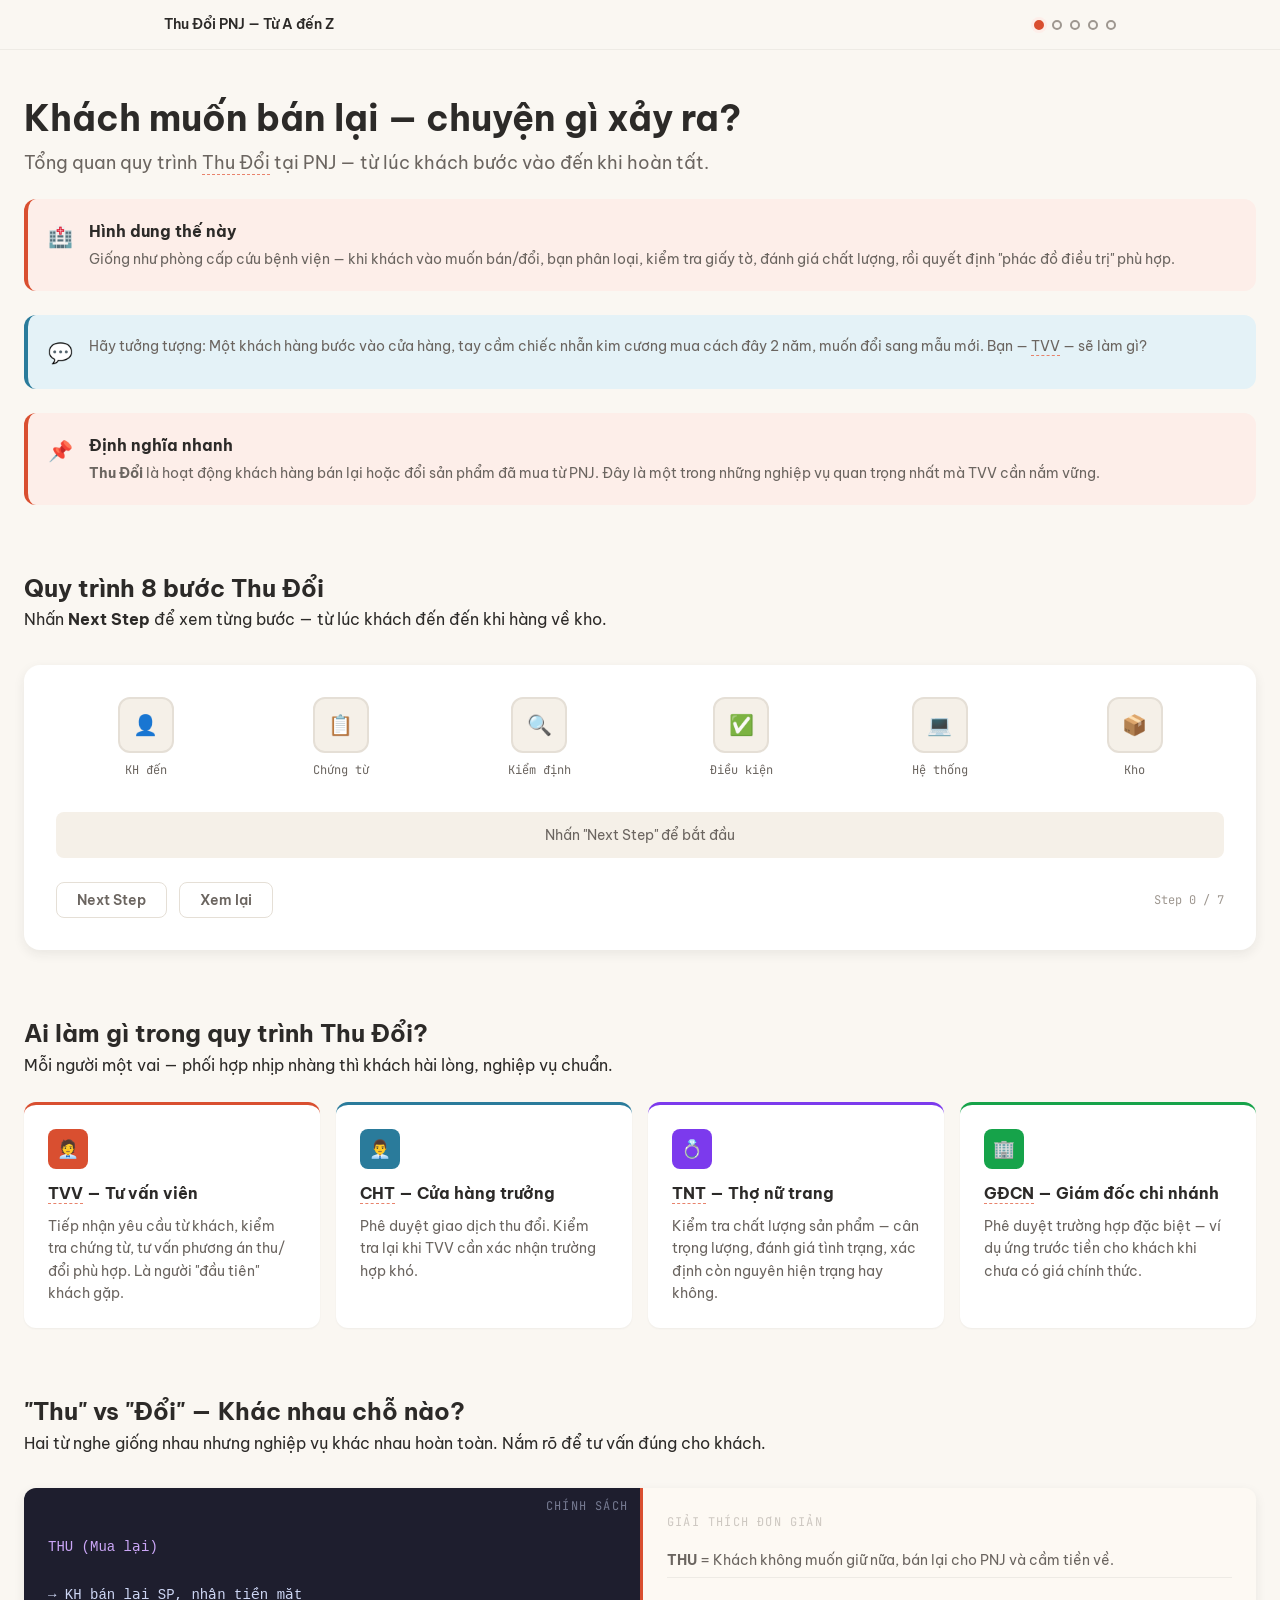
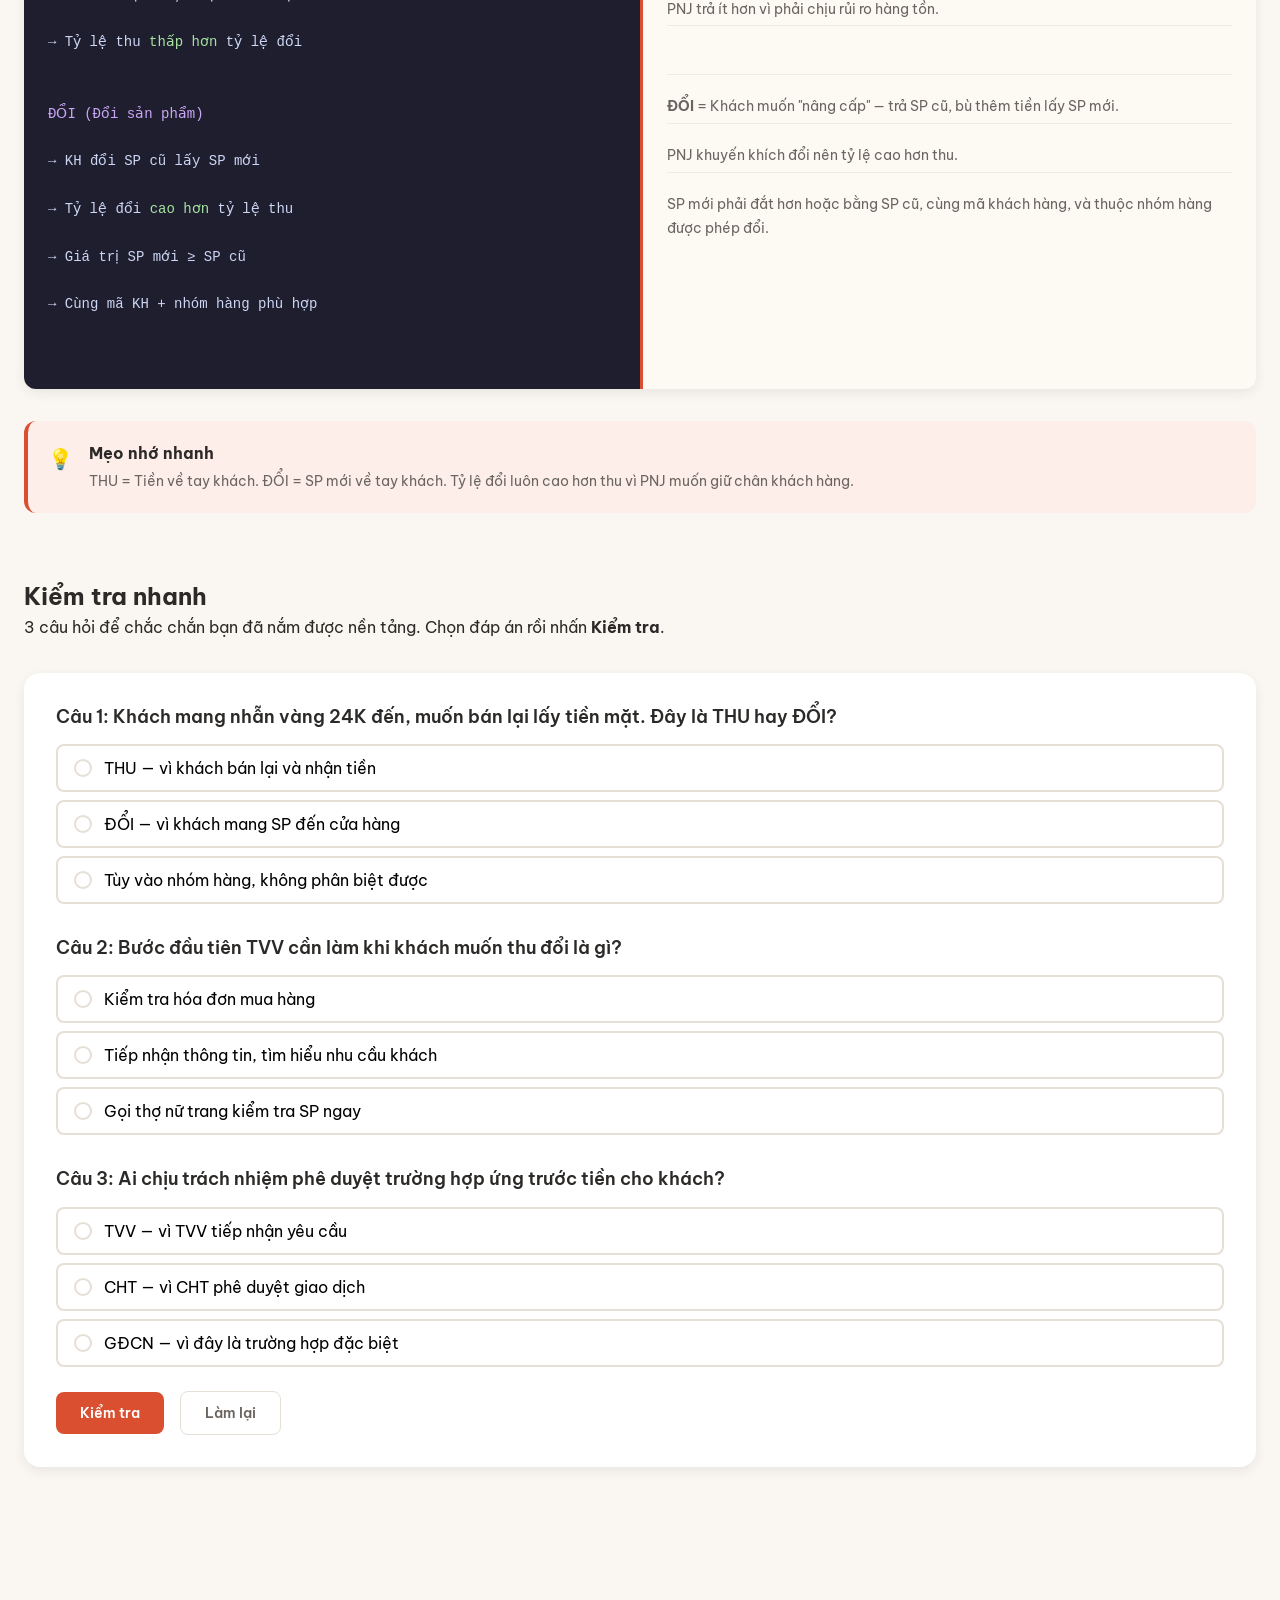
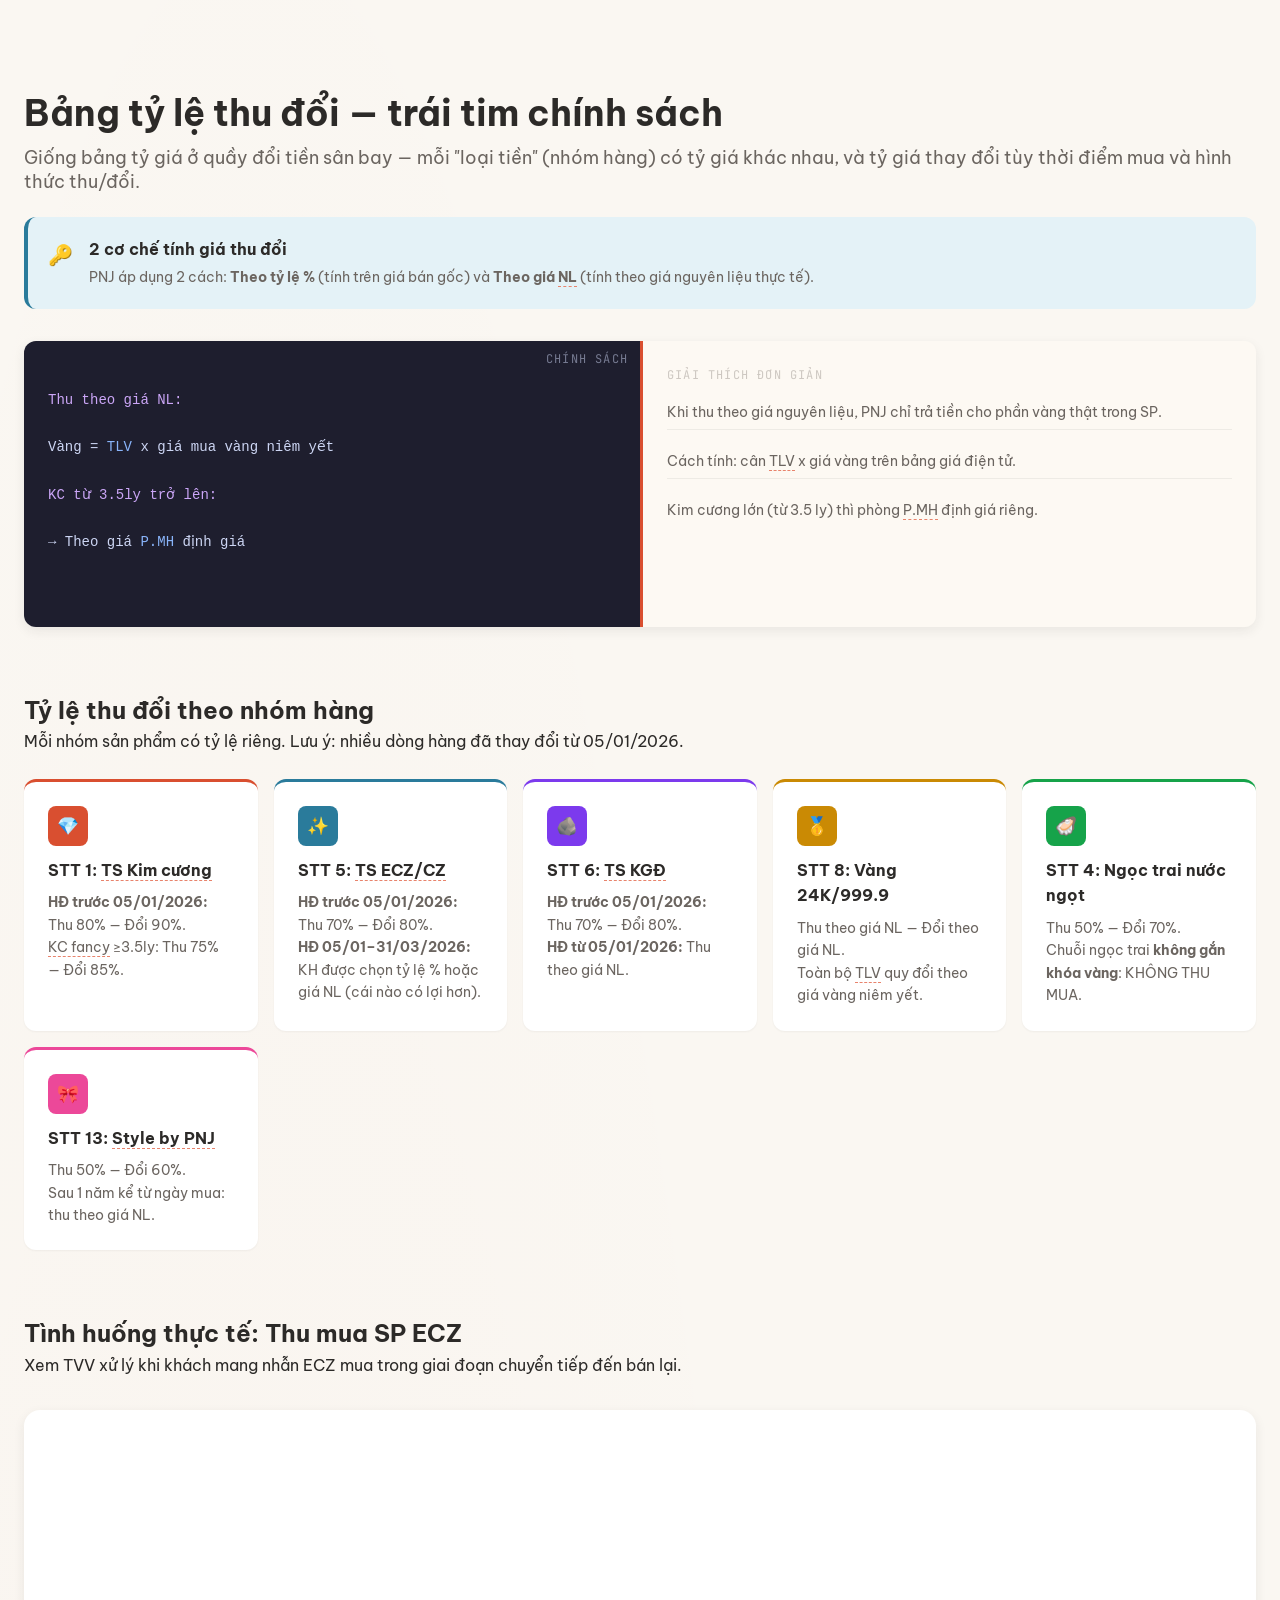
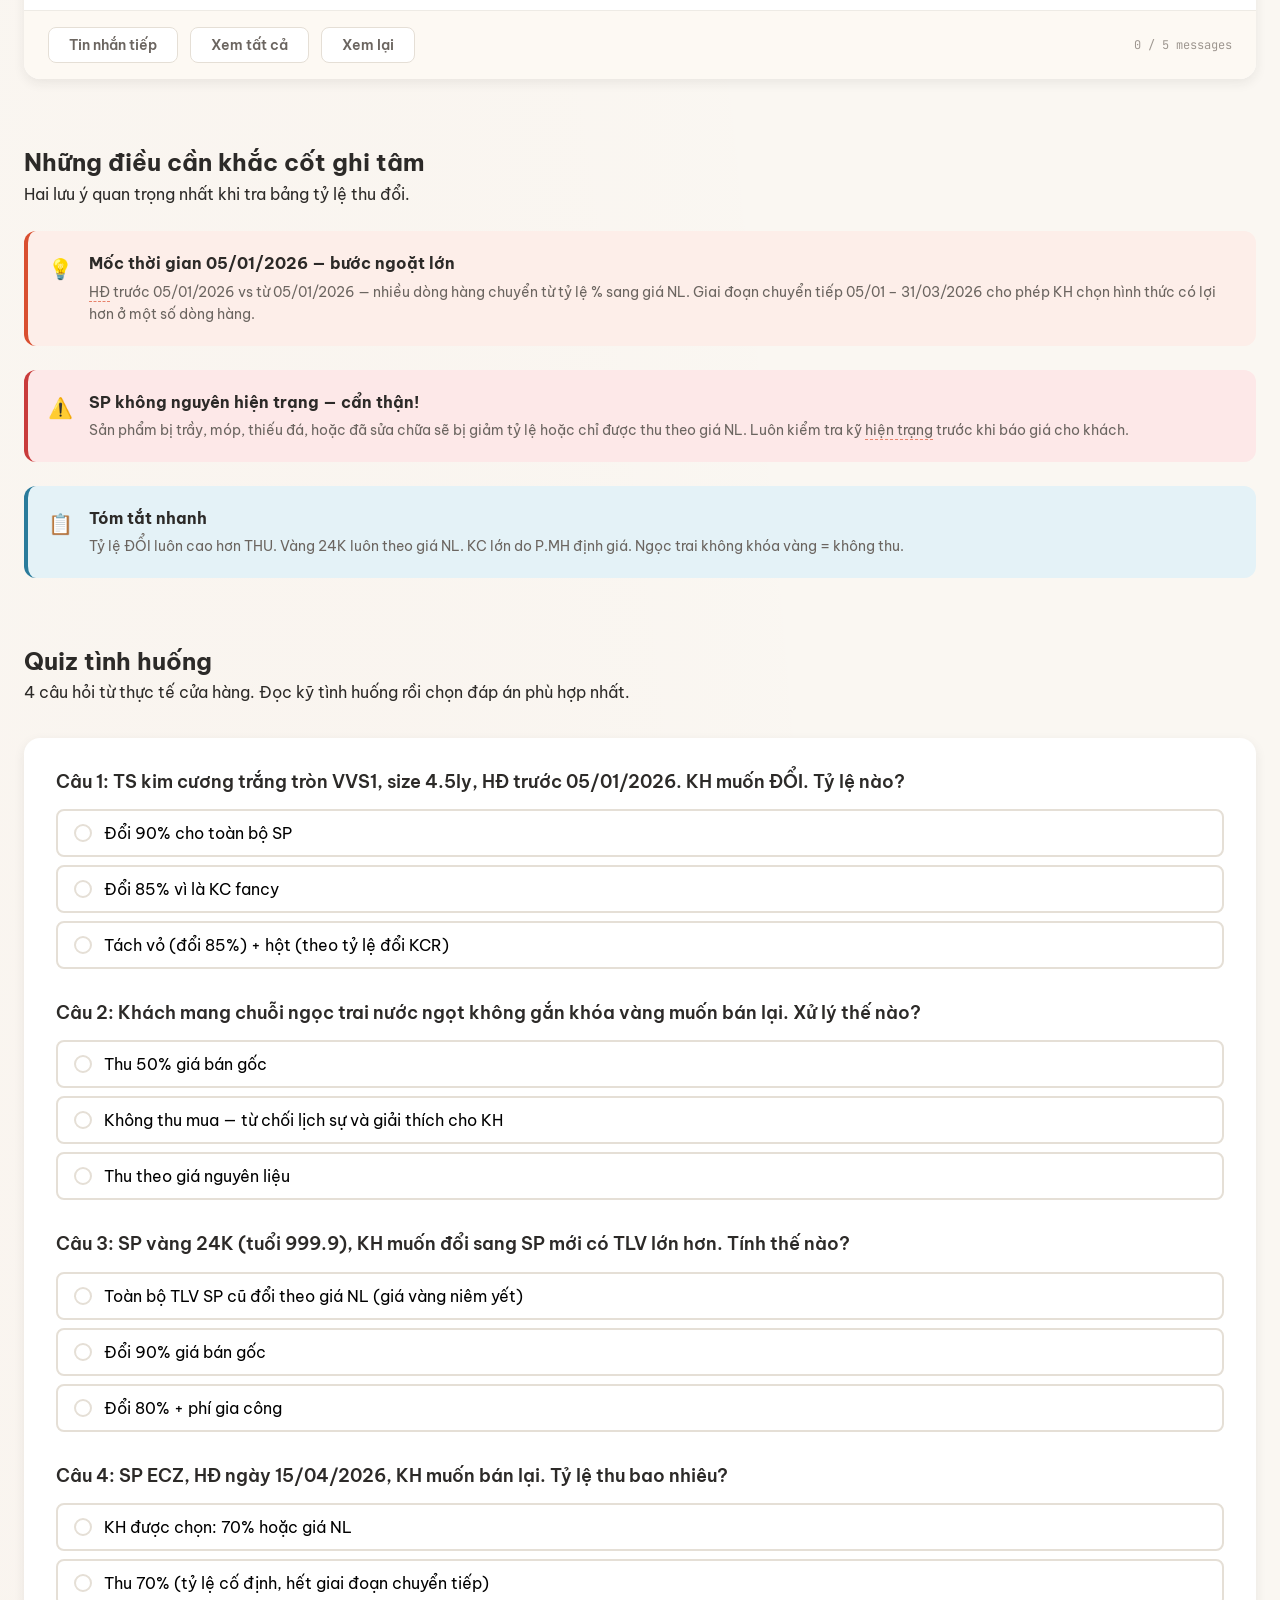
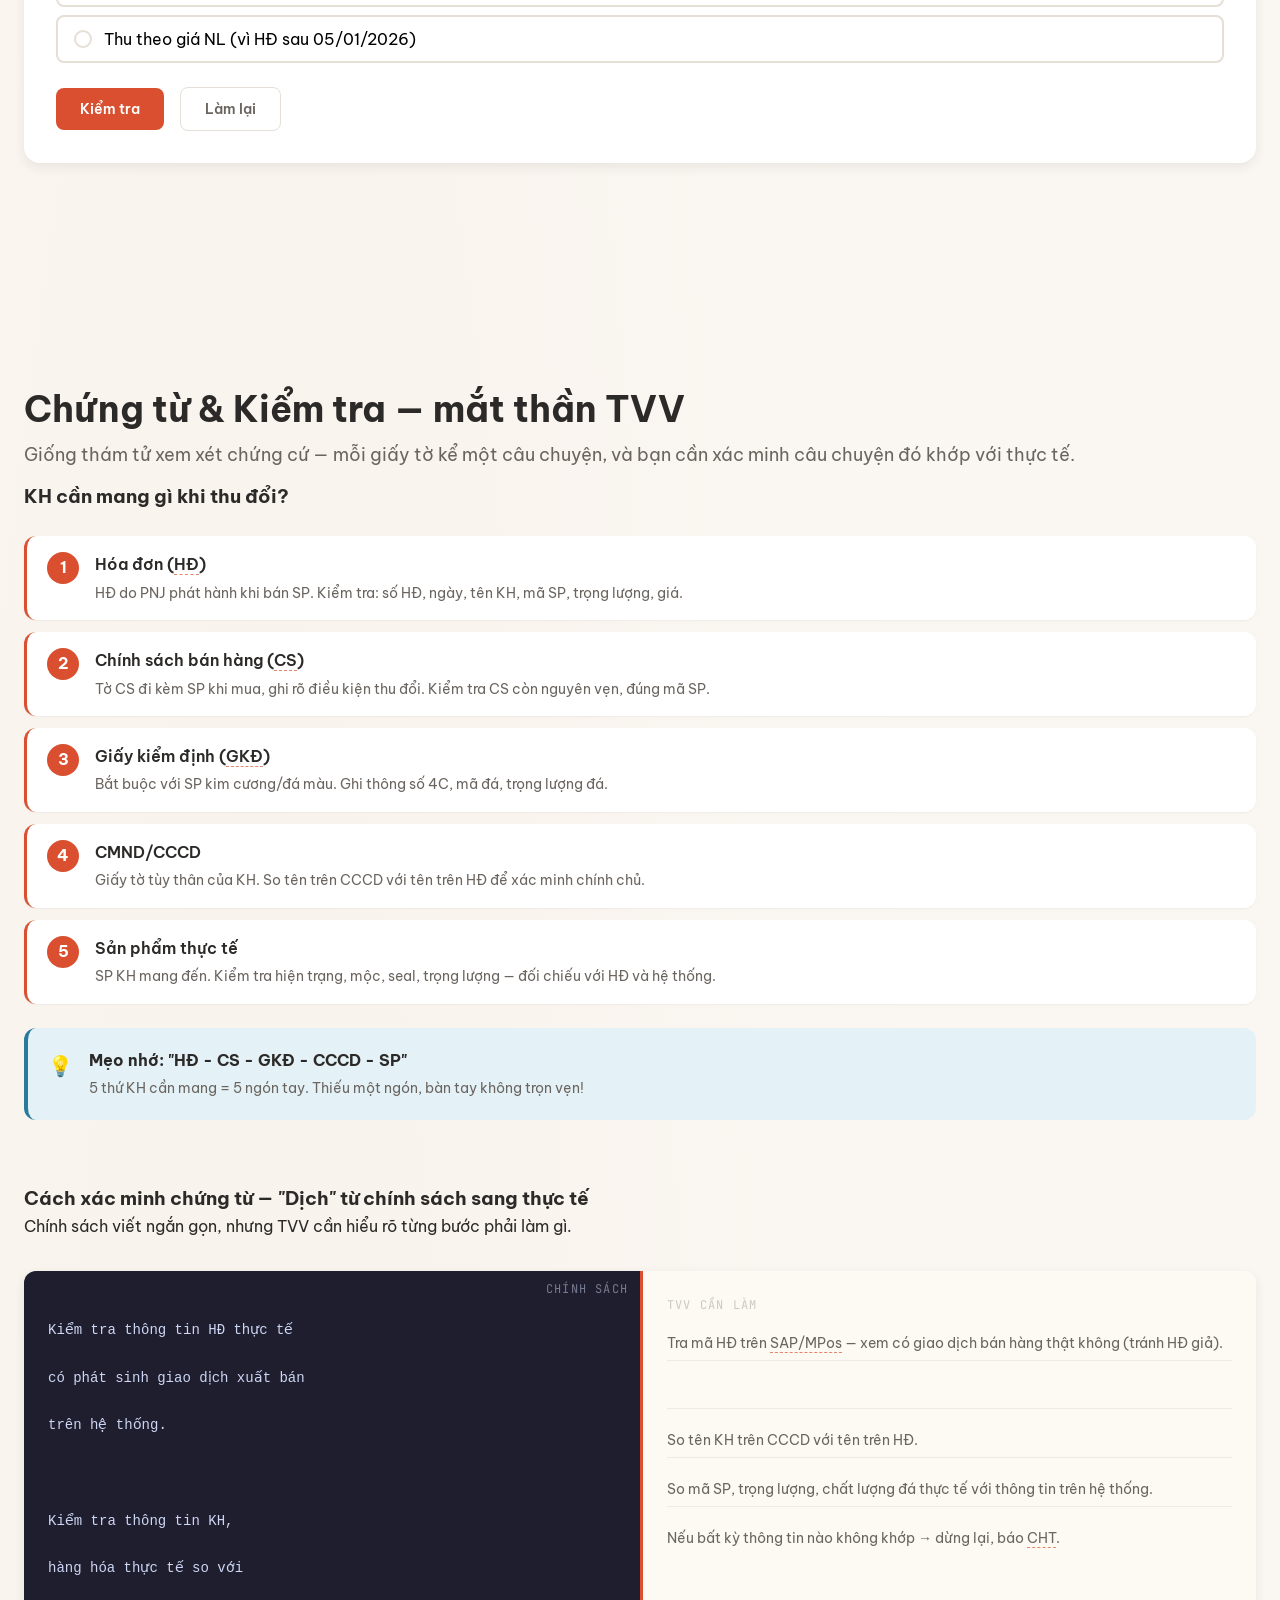
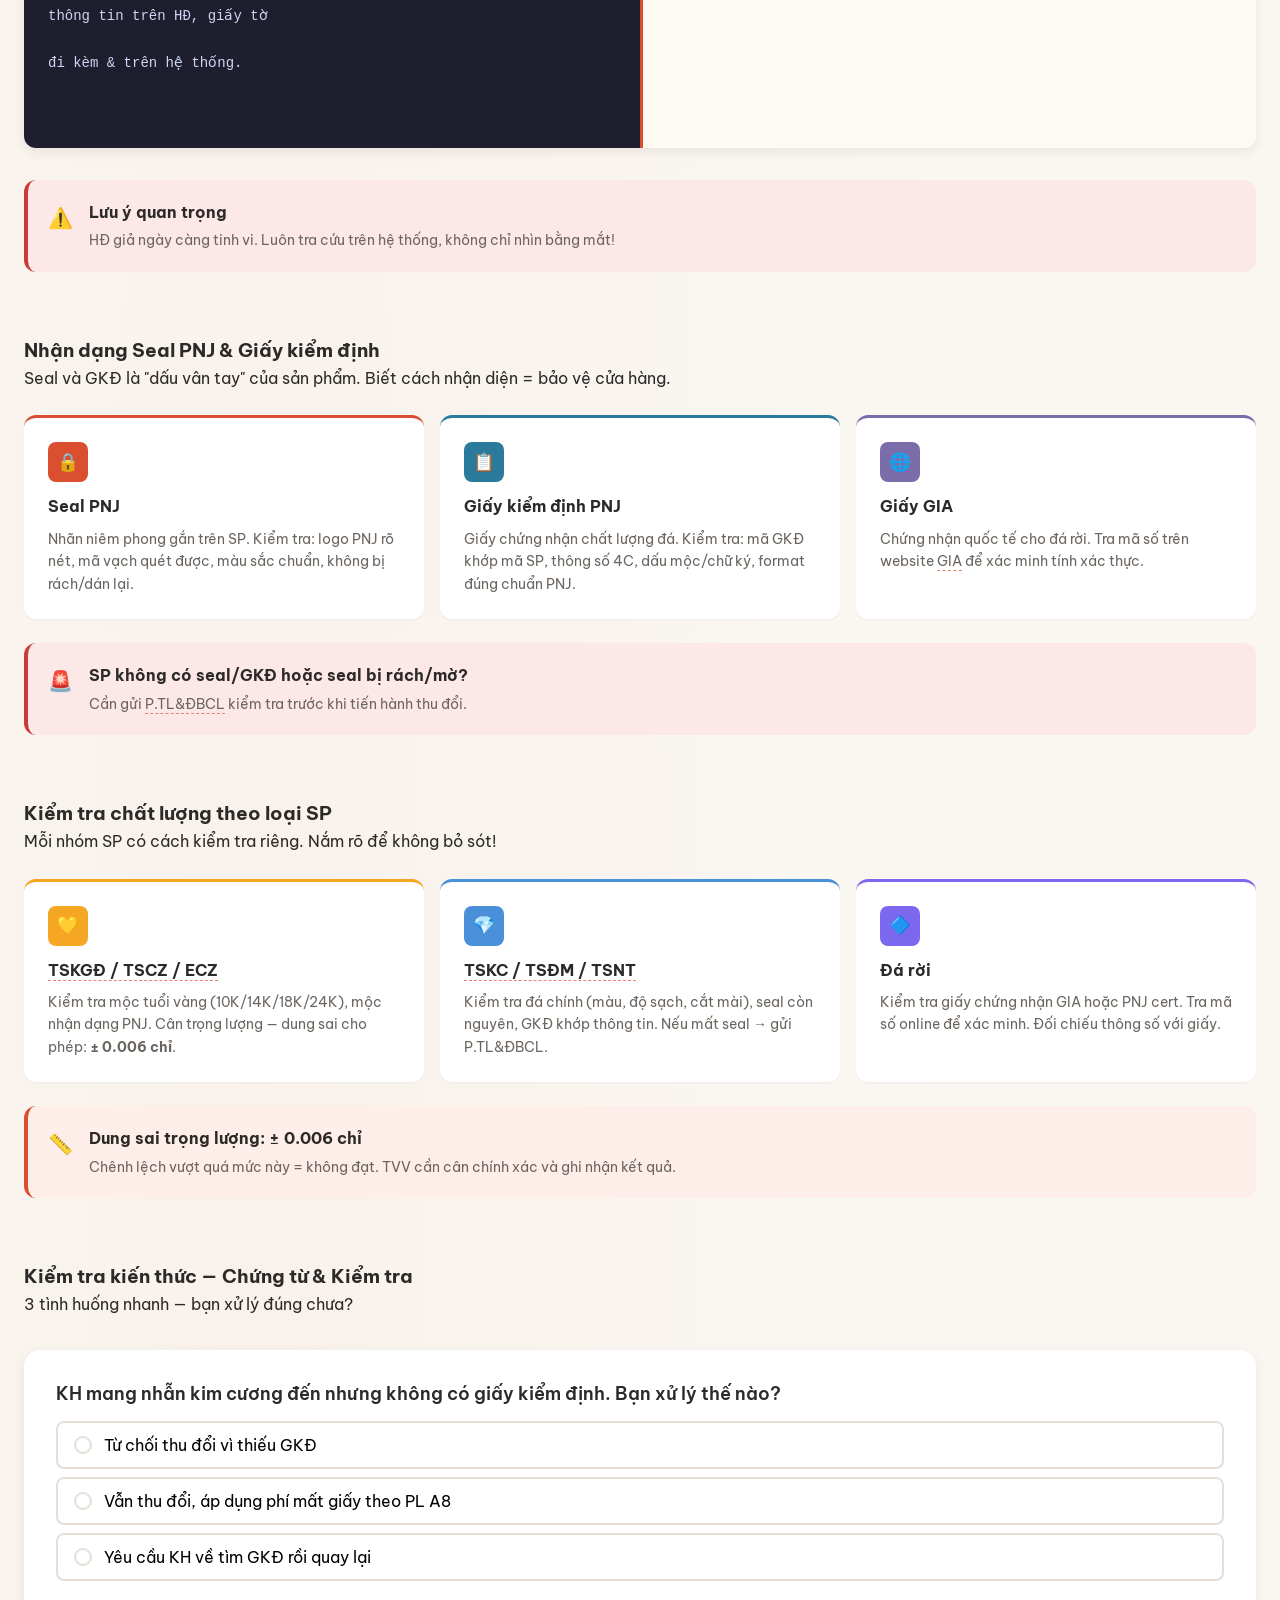
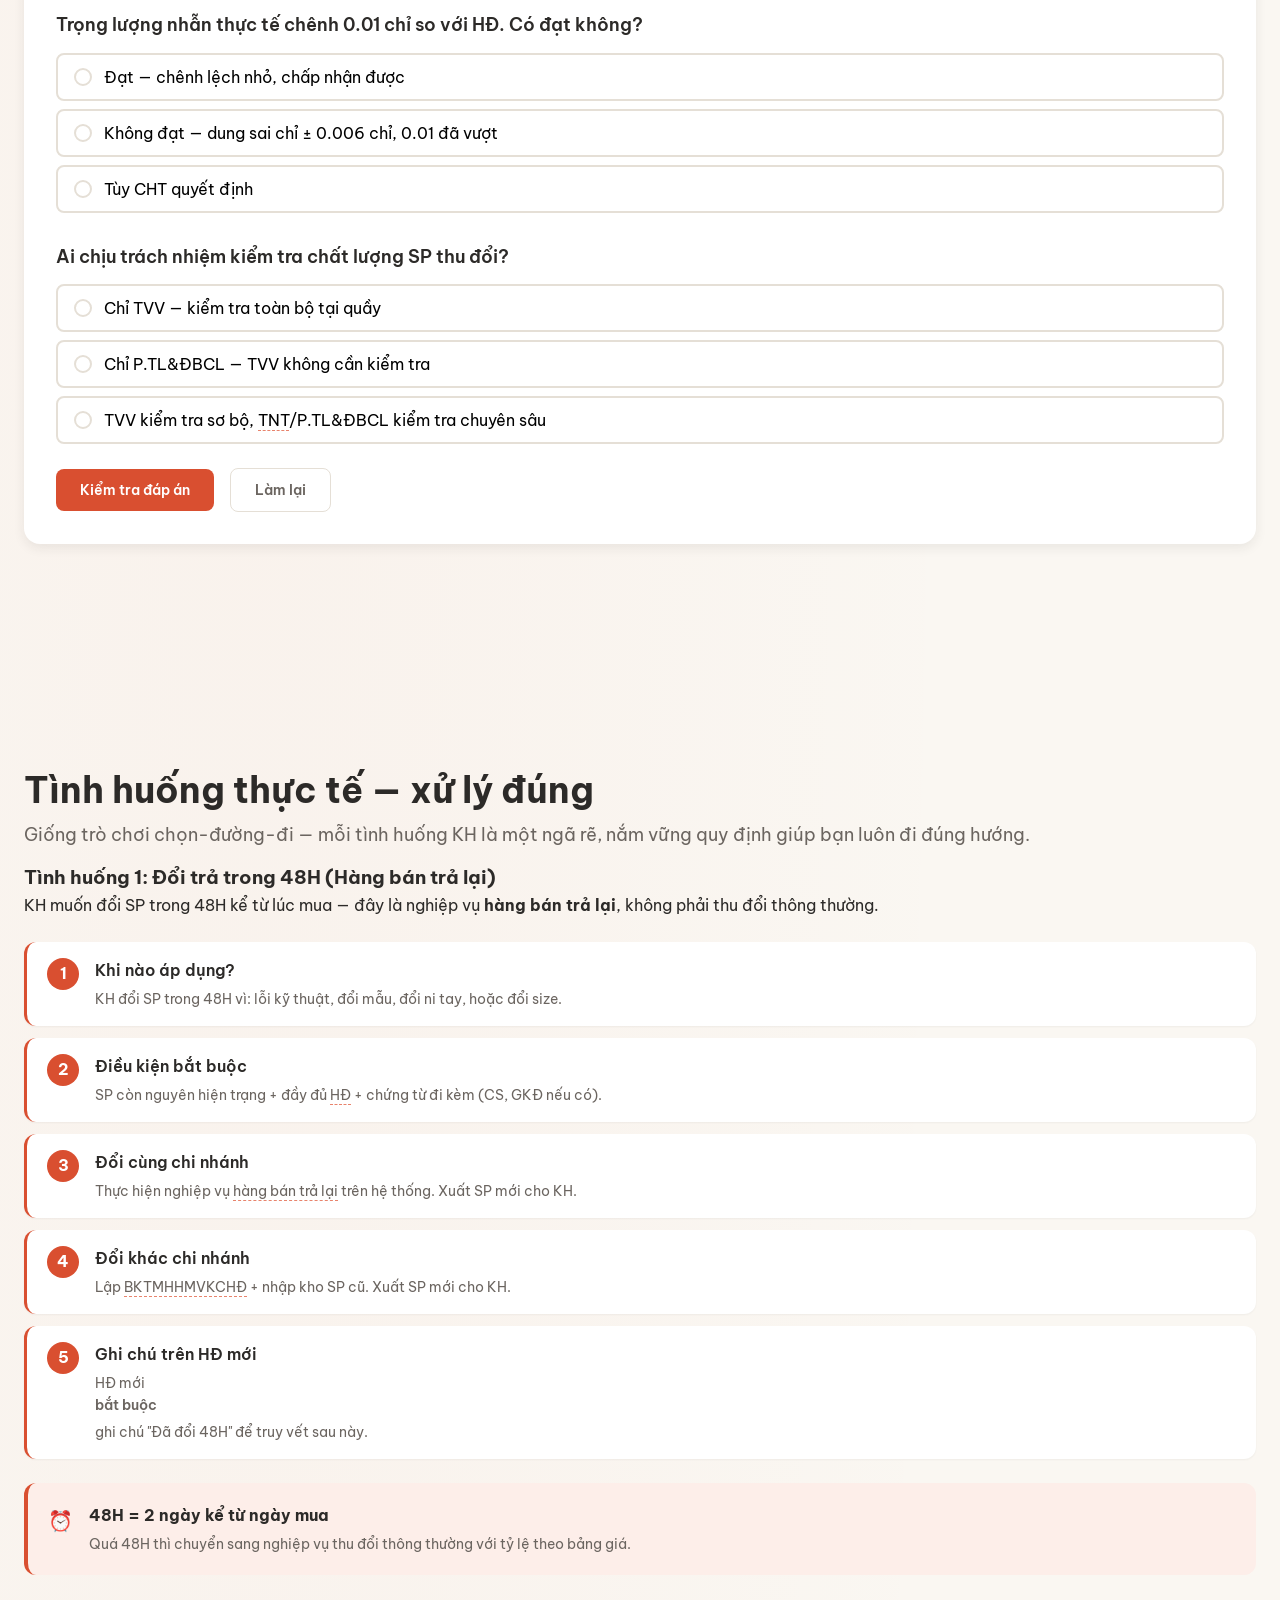
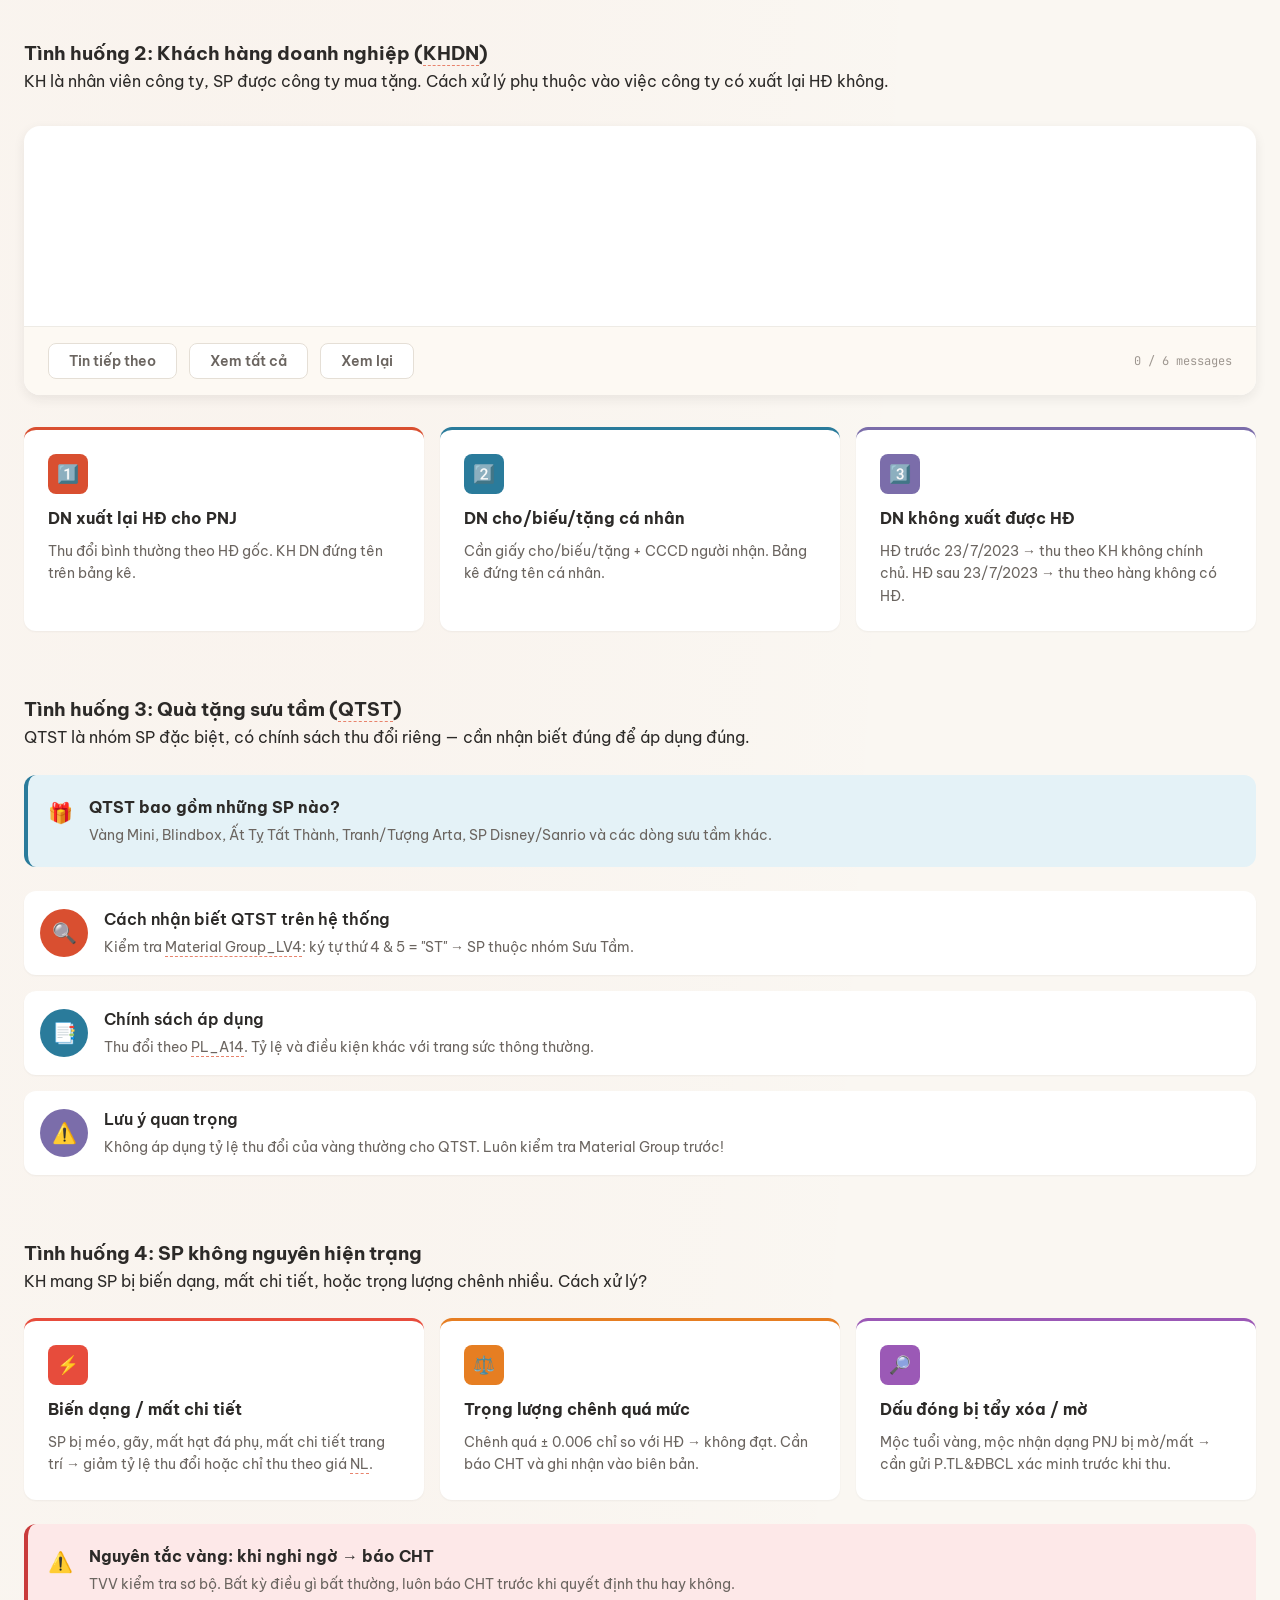
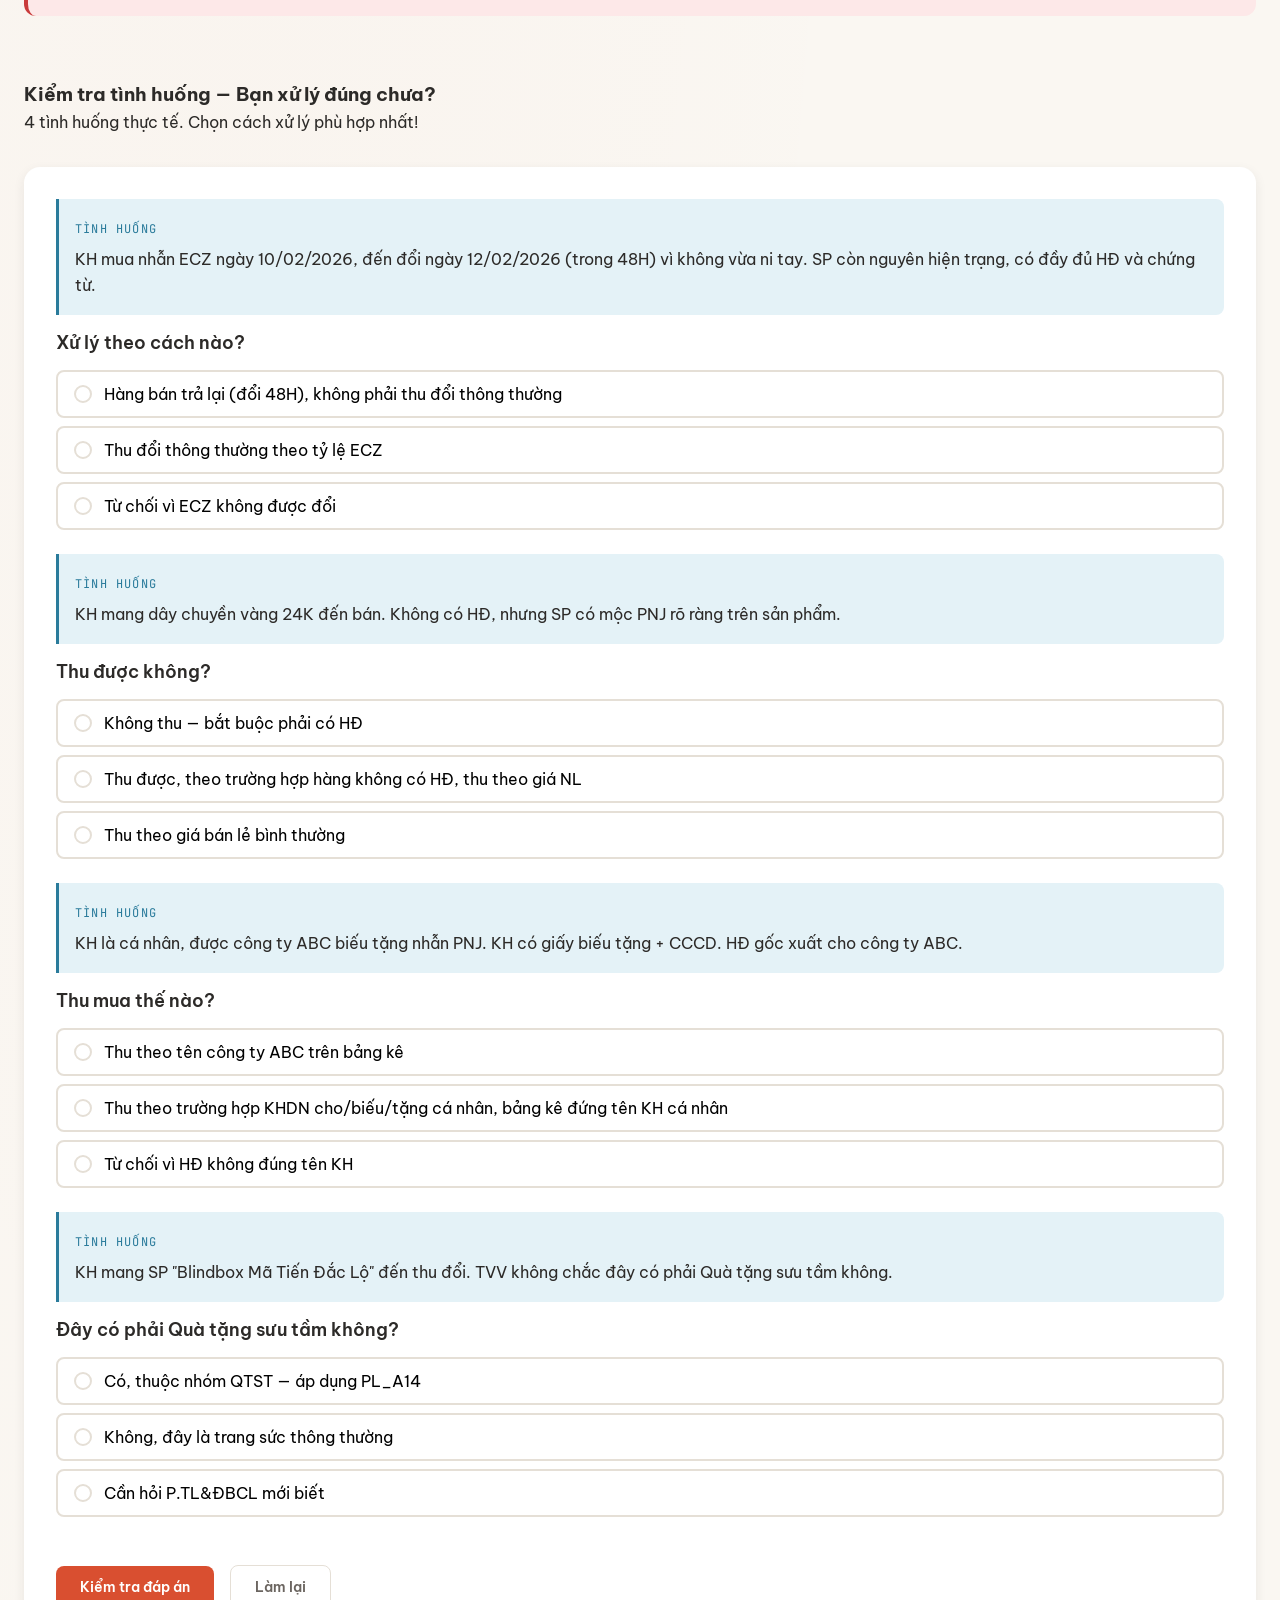
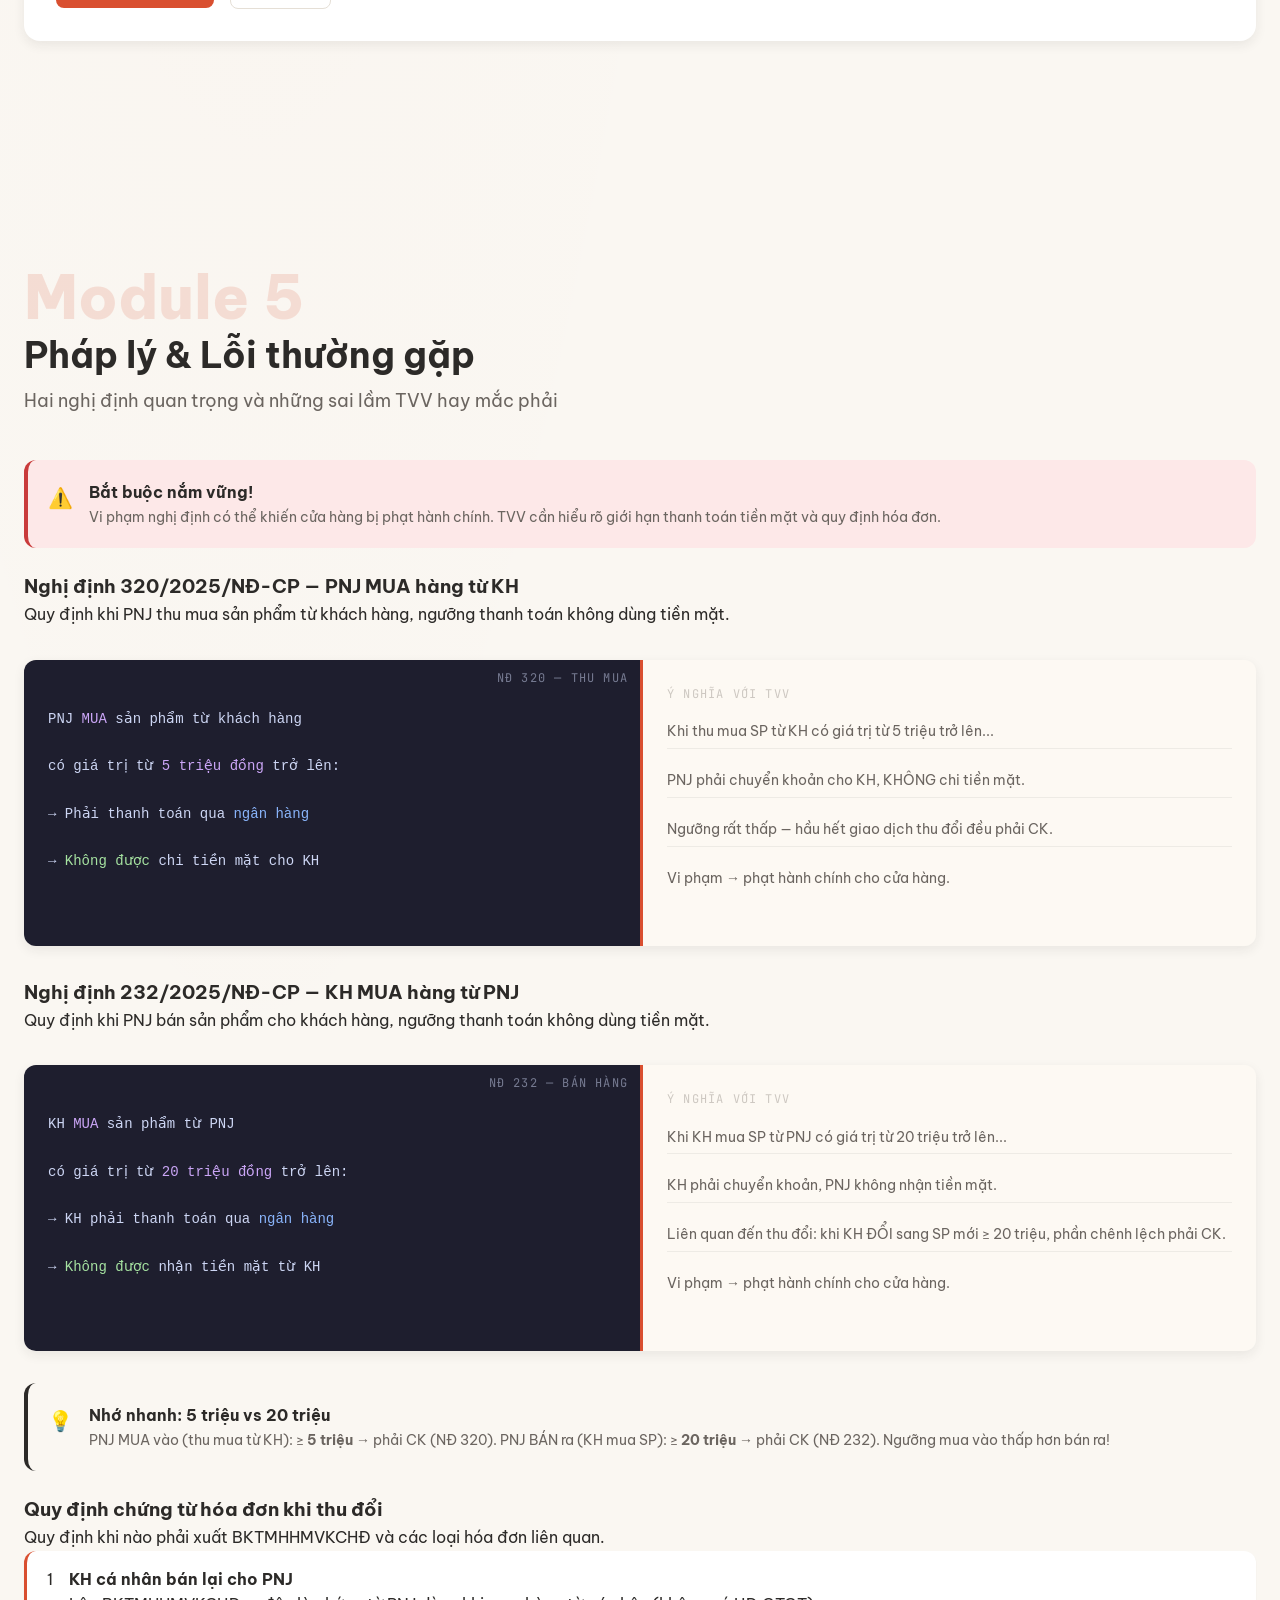
<file: index.html>
<!DOCTYPE html>
<html lang="vi">
<head>
  <meta charset="UTF-8">
  <meta name="viewport" content="width=device-width, initial-scale=1.0">
  <title>Thu Đổi PNJ — Từ A đến Z</title>

  <!-- Google Fonts: Be Vietnam Pro (Vietnamese-optimized) · JetBrains Mono -->
  <link rel="preconnect" href="https://fonts.googleapis.com">
  <link rel="preconnect" href="https://fonts.gstatic.com" crossorigin>
  <link href="https://fonts.googleapis.com/css2?family=Be+Vietnam+Pro:ital,wght@0,300;0,400;0,500;0,600;0,700;0,800;1,300;1,400;1,500;1,600&family=JetBrains+Mono:wght@400;500;600&display=swap" rel="stylesheet">
  <style>
    :root {
      --font-display: 'Be Vietnam Pro', sans-serif;
      --font-body: 'Be Vietnam Pro', sans-serif;
    }
  </style>

  <link rel="stylesheet" href="styles.css">

  <style>
    :root {
      --color-accent:       #D94F30;
      --color-accent-hover: #C4432A;
      --color-accent-light: #FDEEE9;
      --color-accent-muted: #E8836C;
    }
  </style>

  <script src="main.js" defer></script>
</head>
<body>

  <nav class="nav" id="nav">
    <div class="progress-bar" id="progress-bar" role="progressbar" aria-valuenow="0" aria-valuemin="0" aria-valuemax="100"></div>
    <div class="nav-inner">
      <span class="nav-title">Thu Đổi PNJ — Từ A đến Z</span>
      <div class="nav-dots" id="nav-dots" role="tablist">
        <button class="nav-dot" data-target="module-1" data-tooltip="Khách muốn bán lại" role="tab" aria-label="Module 1: Khách muốn bán lại — chuyện gì xảy ra?"></button>
        <button class="nav-dot" data-target="module-2" data-tooltip="Bảng tỷ lệ thu đổi" role="tab" aria-label="Module 2: Bảng tỷ lệ thu đổi — trái tim chính sách"></button>
        <button class="nav-dot" data-target="module-3" data-tooltip="Chứng từ & Kiểm tra" role="tab" aria-label="Module 3: Chứng từ & Kiểm tra — mắt thần TVV"></button>
        <button class="nav-dot" data-target="module-4" data-tooltip="Tình huống thực tế" role="tab" aria-label="Module 4: Tình huống thực tế — xử lý đúng"></button>
        <button class="nav-dot" data-target="module-5" data-tooltip="Pháp lý & Lỗi hay gặp" role="tab" aria-label="Module 5: Pháp lý & Lỗi thường gặp"></button>
      </div>
    </div>
  </nav>

  <main id="main">
<section class="module" id="module-1">

  <!-- ============================================ -->
  <!-- SCREEN 1: Hero Intro                         -->
  <!-- ============================================ -->
  <div class="screen" id="screen-1-1">
    <h1 class="module-title animate-in">Khách muốn bán lại — chuyện gì xảy ra?</h1>
    <p class="module-subtitle animate-in">Tổng quan quy trình <span class="term" data-definition="Thu Đổi là hoạt động khách hàng bán lại hoặc đổi sản phẩm đã mua từ PNJ để nhận tiền mặt hoặc lấy sản phẩm mới.">Thu Đổi</span> tại PNJ — từ lúc khách bước vào đến khi hoàn tất.</p>

    <div class="callout callout-accent animate-in">
      <div class="callout-icon">🏥</div>
      <div class="callout-content">
        <strong class="callout-title">Hình dung thế này</strong>
        <p>Giống như phòng cấp cứu bệnh viện — khi khách vào muốn bán/đổi, bạn phân loại, kiểm tra giấy tờ, đánh giá chất lượng, rồi quyết định "phác đồ điều trị" phù hợp.</p>
      </div>
    </div>

    <div class="callout callout-info animate-in">
      <div class="callout-icon">💬</div>
      <div class="callout-content">
        <p>Hãy tưởng tượng: Một khách hàng bước vào cửa hàng, tay cầm chiếc nhẫn kim cương mua cách đây 2 năm, muốn đổi sang mẫu mới. Bạn — <span class="term" data-definition="Tư vấn viên — nhân viên bán hàng tại cửa hàng PNJ, người trực tiếp tiếp khách và thực hiện nghiệp vụ.">TVV</span> — sẽ làm gì?</p>
      </div>
    </div>

    <div class="callout callout-accent animate-in">
      <div class="callout-icon">📌</div>
      <div class="callout-content">
        <strong class="callout-title">Định nghĩa nhanh</strong>
        <p><strong>Thu Đổi</strong> là hoạt động khách hàng bán lại hoặc đổi sản phẩm đã mua từ PNJ. Đây là một trong những nghiệp vụ quan trọng nhất mà TVV cần nắm vững.</p>
      </div>
    </div>
  </div>

  <!-- ============================================ -->
  <!-- SCREEN 2: 8-Step Flow Animation              -->
  <!-- ============================================ -->
  <div class="screen" id="screen-1-2">
    <h2 class="animate-in">Quy trình 8 bước Thu Đổi</h2>
    <p class="animate-in">Nhấn <strong>Next Step</strong> để xem từng bước — từ lúc khách đến đến khi hàng về kho.</p>

    <div class="flow-animation" data-steps='[
      {"highlight":"flow-actor-1","label":"B1: Tiếp nhận thông tin từ KH"},
      {"highlight":"flow-actor-2","label":"B2: Kiểm tra chứng từ SP (HĐ, giấy tờ) — 10 phút","packet":true,"from":"actor-1","to":"actor-2"},
      {"highlight":"flow-actor-3","label":"B3: Kiểm tra/kiểm định/giám định/định giá SP","packet":true,"from":"actor-2","to":"actor-3"},
      {"highlight":"flow-actor-4","label":"B4: Kiểm tra điều kiện thu đổi — 3 phút","packet":true,"from":"actor-3","to":"actor-4"},
      {"highlight":"flow-actor-4","label":"KH đồng ý? Hàng bán trả lại → B5 | Thu đổi → B6"},
      {"highlight":"flow-actor-5","label":"B5/B6: Thực hiện nghiệp vụ trên hệ thống","packet":true,"from":"actor-4","to":"actor-5"},
      {"highlight":"flow-actor-6","label":"B7/B8: Xử lý hàng sau thu đổi + xuất trả về kho","packet":true,"from":"actor-5","to":"actor-6"}
    ]'>
      <div class="flow-actors">
        <div class="flow-actor" id="flow-actor-1"><div class="flow-actor-icon">👤</div><span>KH đến</span></div>
        <div class="flow-actor" id="flow-actor-2"><div class="flow-actor-icon">📋</div><span>Chứng từ</span></div>
        <div class="flow-actor" id="flow-actor-3"><div class="flow-actor-icon">🔍</div><span>Kiểm định</span></div>
        <div class="flow-actor" id="flow-actor-4"><div class="flow-actor-icon">✅</div><span>Điều kiện</span></div>
        <div class="flow-actor" id="flow-actor-5"><div class="flow-actor-icon">💻</div><span>Hệ thống</span></div>
        <div class="flow-actor" id="flow-actor-6"><div class="flow-actor-icon">📦</div><span>Kho</span></div>
      </div>
      <div class="flow-packet" id="flow-packet"></div>
      <div class="flow-step-label" id="flow-label">Nhấn "Next Step" để bắt đầu</div>
      <div class="flow-controls">
        <button class="btn flow-next-btn">Next Step</button>
        <button class="btn flow-reset-btn">Xem lại</button>
        <span class="flow-progress"></span>
      </div>
    </div>
  </div>

  <!-- ============================================ -->
  <!-- SCREEN 3: Key Roles — Pattern Cards          -->
  <!-- ============================================ -->
  <div class="screen" id="screen-1-3">
    <h2 class="animate-in">Ai làm gì trong quy trình Thu Đổi?</h2>
    <p class="animate-in">Mỗi người một vai — phối hợp nhịp nhàng thì khách hài lòng, nghiệp vụ chuẩn.</p>

    <div class="pattern-cards animate-in">
      <div class="pattern-card" style="border-top: 3px solid #D94F30">
        <div class="pattern-icon" style="background: #D94F30">🧑‍💼</div>
        <h4 class="pattern-title"><span class="term" data-definition="Tư vấn viên — nhân viên trực tiếp tiếp khách tại cửa hàng PNJ, thực hiện các bước nghiệp vụ thu đổi.">TVV</span> — Tư vấn viên</h4>
        <p class="pattern-desc">Tiếp nhận yêu cầu từ khách, kiểm tra chứng từ, tư vấn phương án thu/đổi phù hợp. Là người "đầu tiên" khách gặp.</p>
      </div>
      <div class="pattern-card" style="border-top: 3px solid #2A7B9B">
        <div class="pattern-icon" style="background: #2A7B9B">👨‍💼</div>
        <h4 class="pattern-title"><span class="term" data-definition="Cửa hàng trưởng — người quản lý cửa hàng, có quyền phê duyệt các giao dịch thu đổi thông thường.">CHT</span> — Cửa hàng trưởng</h4>
        <p class="pattern-desc">Phê duyệt giao dịch thu đổi. Kiểm tra lại khi TVV cần xác nhận trường hợp khó.</p>
      </div>
      <div class="pattern-card" style="border-top: 3px solid #7C3AED">
        <div class="pattern-icon" style="background: #7C3AED">💍</div>
        <h4 class="pattern-title"><span class="term" data-definition="Thợ nữ trang — nhân viên kỹ thuật chuyên kiểm tra chất lượng, trọng lượng, và tình trạng sản phẩm trang sức.">TNT</span> — Thợ nữ trang</h4>
        <p class="pattern-desc">Kiểm tra chất lượng sản phẩm — cân trọng lượng, đánh giá tình trạng, xác định còn nguyên hiện trạng hay không.</p>
      </div>
      <div class="pattern-card" style="border-top: 3px solid #16A34A">
        <div class="pattern-icon" style="background: #16A34A">🏢</div>
        <h4 class="pattern-title"><span class="term" data-definition="Giám đốc chi nhánh — cấp quản lý cao hơn CHT, phê duyệt các trường hợp đặc biệt như ứng trước tiền cho khách.">GĐCN</span> — Giám đốc chi nhánh</h4>
        <p class="pattern-desc">Phê duyệt trường hợp đặc biệt — ví dụ ứng trước tiền cho khách khi chưa có giá chính thức.</p>
      </div>
    </div>
  </div>

  <!-- ============================================ -->
  <!-- SCREEN 4: THU vs ĐỔI — Translation Block     -->
  <!-- ============================================ -->
  <div class="screen" id="screen-1-4">
    <h2 class="animate-in">"Thu" vs "Đổi" — Khác nhau chỗ nào?</h2>
    <p class="animate-in">Hai từ nghe giống nhau nhưng nghiệp vụ khác nhau hoàn toàn. Nắm rõ để tư vấn đúng cho khách.</p>

    <div class="translation-block animate-in">
      <div class="translation-code">
        <span class="translation-label">CHÍNH SÁCH</span>
        <pre><code>
<span class="code-line"><span class="code-keyword">THU (Mua lại)</span></span>
<span class="code-line">→ KH bán lại SP, nhận tiền mặt</span>
<span class="code-line">→ Tỷ lệ thu <span class="code-string">thấp hơn</span> tỷ lệ đổi</span>
<span class="code-line"></span>
<span class="code-line"><span class="code-keyword">ĐỔI (Đổi sản phẩm)</span></span>
<span class="code-line">→ KH đổi SP cũ lấy SP mới</span>
<span class="code-line">→ Tỷ lệ đổi <span class="code-string">cao hơn</span> tỷ lệ thu</span>
<span class="code-line">→ Giá trị SP mới ≥ SP cũ</span>
<span class="code-line">→ Cùng mã KH + nhóm hàng phù hợp</span>
        </code></pre>
      </div>
      <div class="translation-english">
        <span class="translation-label">GIẢI THÍCH ĐƠN GIẢN</span>
        <div class="translation-lines">
          <p class="tl"><strong>THU</strong> = Khách không muốn giữ nữa, bán lại cho PNJ và cầm tiền về.</p>
          <p class="tl">PNJ trả ít hơn vì phải chịu rủi ro hàng tồn.</p>
          <p class="tl">&nbsp;</p>
          <p class="tl"><strong>ĐỔI</strong> = Khách muốn "nâng cấp" — trả SP cũ, bù thêm tiền lấy SP mới.</p>
          <p class="tl">PNJ khuyến khích đổi nên tỷ lệ cao hơn thu.</p>
          <p class="tl">SP mới phải đắt hơn hoặc bằng SP cũ, cùng mã khách hàng, và thuộc nhóm hàng được phép đổi.</p>
        </div>
      </div>
    </div>

    <div class="callout callout-accent animate-in">
      <div class="callout-icon">💡</div>
      <div class="callout-content">
        <strong class="callout-title">Mẹo nhớ nhanh</strong>
        <p>THU = Tiền về tay khách. ĐỔI = SP mới về tay khách. Tỷ lệ đổi luôn cao hơn thu vì PNJ muốn giữ chân khách hàng.</p>
      </div>
    </div>
  </div>

  <!-- ============================================ -->
  <!-- SCREEN 5: Quiz — 3 câu hỏi                  -->
  <!-- ============================================ -->
  <div class="screen" id="screen-1-5">
    <h2 class="animate-in">Kiểm tra nhanh</h2>
    <p class="animate-in">3 câu hỏi để chắc chắn bạn đã nắm được nền tảng. Chọn đáp án rồi nhấn <strong>Kiểm tra</strong>.</p>

    <div class="quiz-container animate-in" id="quiz-module1">

      <!-- Q1 -->
      <div class="quiz-question-block"
           data-correct="option-a"
           data-explanation-right="Chính xác! Khách bán lại SP và nhận tiền mặt — đó là THU. Nếu khách lấy SP mới thì mới là ĐỔI."
           data-explanation-wrong="Chưa đúng. Nhớ: THU = khách bán lại, nhận tiền. ĐỔI = khách đổi sang SP mới.">
        <h3 class="quiz-question">Câu 1: Khách mang nhẫn vàng 24K đến, muốn bán lại lấy tiền mặt. Đây là THU hay ĐỔI?</h3>
        <div class="quiz-options">
          <button class="quiz-option" data-value="option-a" onclick="selectOption(this)">
            <div class="quiz-option-radio"></div>
            <span>THU — vì khách bán lại và nhận tiền</span>
          </button>
          <button class="quiz-option" data-value="option-b" onclick="selectOption(this)">
            <div class="quiz-option-radio"></div>
            <span>ĐỔI — vì khách mang SP đến cửa hàng</span>
          </button>
          <button class="quiz-option" data-value="option-c" onclick="selectOption(this)">
            <div class="quiz-option-radio"></div>
            <span>Tùy vào nhóm hàng, không phân biệt được</span>
          </button>
        </div>
        <div class="quiz-feedback"></div>
      </div>

      <!-- Q2 -->
      <div class="quiz-question-block"
           data-correct="option-b"
           data-explanation-right="Đúng rồi! Bước đầu tiên luôn là tiếp nhận thông tin, hỏi khách cần thu hay đổi, tìm hiểu nhu cầu trước khi làm gì khác."
           data-explanation-wrong="Chưa chính xác. Kiểm tra chứng từ hay kiểm định là các bước sau. Việc đầu tiên là lắng nghe và tìm hiểu nhu cầu khách.">
        <h3 class="quiz-question">Câu 2: Bước đầu tiên TVV cần làm khi khách muốn thu đổi là gì?</h3>
        <div class="quiz-options">
          <button class="quiz-option" data-value="option-a" onclick="selectOption(this)">
            <div class="quiz-option-radio"></div>
            <span>Kiểm tra hóa đơn mua hàng</span>
          </button>
          <button class="quiz-option" data-value="option-b" onclick="selectOption(this)">
            <div class="quiz-option-radio"></div>
            <span>Tiếp nhận thông tin, tìm hiểu nhu cầu khách</span>
          </button>
          <button class="quiz-option" data-value="option-c" onclick="selectOption(this)">
            <div class="quiz-option-radio"></div>
            <span>Gọi thợ nữ trang kiểm tra SP ngay</span>
          </button>
        </div>
        <div class="quiz-feedback"></div>
      </div>

      <!-- Q3 -->
      <div class="quiz-question-block"
           data-correct="option-c"
           data-explanation-right="Chính xác! GĐCN (Giám đốc chi nhánh) là người có thẩm quyền phê duyệt ứng trước tiền cho khách — đây là trường hợp đặc biệt nên cần cấp cao hơn CHT."
           data-explanation-wrong="Chưa đúng. CHT phê duyệt giao dịch thông thường. Nhưng ứng trước tiền là trường hợp đặc biệt, cần GĐCN phê duyệt.">
        <h3 class="quiz-question">Câu 3: Ai chịu trách nhiệm phê duyệt trường hợp ứng trước tiền cho khách?</h3>
        <div class="quiz-options">
          <button class="quiz-option" data-value="option-a" onclick="selectOption(this)">
            <div class="quiz-option-radio"></div>
            <span>TVV — vì TVV tiếp nhận yêu cầu</span>
          </button>
          <button class="quiz-option" data-value="option-b" onclick="selectOption(this)">
            <div class="quiz-option-radio"></div>
            <span>CHT — vì CHT phê duyệt giao dịch</span>
          </button>
          <button class="quiz-option" data-value="option-c" onclick="selectOption(this)">
            <div class="quiz-option-radio"></div>
            <span>GĐCN — vì đây là trường hợp đặc biệt</span>
          </button>
        </div>
        <div class="quiz-feedback"></div>
      </div>

      <button class="quiz-check-btn" onclick="checkQuiz('quiz-module1')">Kiểm tra</button>
      <button class="quiz-reset-btn" onclick="resetQuiz('quiz-module1')">Làm lại</button>
    </div>
  </div>

</section><section class="module" id="module-2">

  <!-- ============================================ -->
  <!-- SCREEN 1: The Big Picture                    -->
  <!-- ============================================ -->
  <div class="screen" id="screen-2-1">
    <h1 class="module-title animate-in">Bảng tỷ lệ thu đổi — trái tim chính sách</h1>
    <p class="module-subtitle animate-in">Giống bảng tỷ giá ở quầy đổi tiền sân bay — mỗi "loại tiền" (nhóm hàng) có tỷ giá khác nhau, và tỷ giá thay đổi tùy thời điểm mua và hình thức thu/đổi.</p>

    <div class="callout callout-info animate-in">
      <div class="callout-icon">🔑</div>
      <div class="callout-content">
        <strong class="callout-title">2 cơ chế tính giá thu đổi</strong>
        <p>PNJ áp dụng 2 cách: <strong>Theo tỷ lệ %</strong> (tính trên giá bán gốc) và <strong>Theo giá <span class="term" data-definition="Nguyên liệu — phần vật chất thật trong sản phẩm, chủ yếu là vàng. Giá NL = trọng lượng vàng x giá vàng niêm yết.">NL</span></strong> (tính theo giá nguyên liệu thực tế).</p>
      </div>
    </div>

    <div class="translation-block animate-in">
      <div class="translation-code">
        <span class="translation-label">CHÍNH SÁCH</span>
        <pre><code>
<span class="code-line"><span class="code-keyword">Thu theo giá NL:</span></span>
<span class="code-line">Vàng = <span class="code-function">TLV</span> x giá mua vàng niêm yết</span>
<span class="code-line"><span class="code-keyword">KC từ 3.5ly trở lên:</span></span>
<span class="code-line">→ Theo giá <span class="code-function">P.MH</span> định giá</span>
        </code></pre>
      </div>
      <div class="translation-english">
        <span class="translation-label">GIẢI THÍCH ĐƠN GIẢN</span>
        <div class="translation-lines">
          <p class="tl">Khi thu theo giá nguyên liệu, PNJ chỉ trả tiền cho phần vàng thật trong SP.</p>
          <p class="tl">Cách tính: cân <span class="term" data-definition="Trọng lượng vàng — khối lượng phần vàng thực có trong sản phẩm, tính bằng chỉ hoặc gram.">TLV</span> x giá vàng trên bảng giá điện tử.</p>
          <p class="tl">Kim cương lớn (từ 3.5 ly) thì phòng <span class="term" data-definition="Phòng Mua Hàng — bộ phận chuyên môn tại công ty, chịu trách nhiệm định giá kim cương và nguyên liệu quý.">P.MH</span> định giá riêng.</p>
        </div>
      </div>
    </div>
  </div>

  <!-- ============================================ -->
  <!-- SCREEN 2: Product Groups — Pattern Cards     -->
  <!-- ============================================ -->
  <div class="screen" id="screen-2-2">
    <h2 class="animate-in">Tỷ lệ thu đổi theo nhóm hàng</h2>
    <p class="animate-in">Mỗi nhóm sản phẩm có tỷ lệ riêng. Lưu ý: nhiều dòng hàng đã thay đổi từ 05/01/2026.</p>

    <div class="pattern-cards animate-in">

      <!-- STT 1: Kim cương -->
      <div class="pattern-card" style="border-top: 3px solid #D94F30">
        <div class="pattern-icon" style="background: #D94F30">💎</div>
        <h4 class="pattern-title">STT 1: <span class="term" data-definition="Trang sức kim cương — sản phẩm có gắn kim cương (trắng tròn hoặc fancy), thường có giá trị cao nhất.">TS Kim cương</span></h4>
        <p class="pattern-desc"><strong>HĐ trước 05/01/2026:</strong> Thu 80% — Đổi 90%.</p>
        <p class="pattern-desc"><span class="term" data-definition="Kim cương fancy — kim cương có hình dáng hoặc màu sắc đặc biệt (không phải trắng tròn), từ 3.5 ly trở lên.">KC fancy</span> ≥3.5ly: Thu 75% — Đổi 85%.</p>
      </div>

      <!-- STT 5: ECZ/CZ -->
      <div class="pattern-card" style="border-top: 3px solid #2A7B9B">
        <div class="pattern-icon" style="background: #2A7B9B">✨</div>
        <h4 class="pattern-title">STT 5: <span class="term" data-definition="ECZ (Emera CZ) — trang sức gắn đá CZ (Cubic Zirconia), phân khúc trung cấp của PNJ.">TS ECZ/CZ</span></h4>
        <p class="pattern-desc"><strong>HĐ trước 05/01/2026:</strong> Thu 70% — Đổi 80%.</p>
        <p class="pattern-desc"><strong>HĐ 05/01–31/03/2026:</strong> KH được chọn tỷ lệ % hoặc giá NL (cái nào có lợi hơn).</p>
      </div>

      <!-- STT 6: KGĐ -->
      <div class="pattern-card" style="border-top: 3px solid #7C3AED">
        <div class="pattern-icon" style="background: #7C3AED">🪨</div>
        <h4 class="pattern-title">STT 6: <span class="term" data-definition="Trang sức không gắn đá — sản phẩm chỉ có phần kim loại (vàng), không gắn đá quý hay CZ.">TS KGĐ</span></h4>
        <p class="pattern-desc"><strong>HĐ trước 05/01/2026:</strong> Thu 70% — Đổi 80%.</p>
        <p class="pattern-desc"><strong>HĐ từ 05/01/2026:</strong> Thu theo giá NL.</p>
      </div>

      <!-- STT 8: Vàng 24K -->
      <div class="pattern-card" style="border-top: 3px solid #CA8A04">
        <div class="pattern-icon" style="background: #CA8A04">🥇</div>
        <h4 class="pattern-title">STT 8: Vàng 24K/999.9</h4>
        <p class="pattern-desc">Thu theo giá NL — Đổi theo giá NL.</p>
        <p class="pattern-desc">Toàn bộ <span class="term" data-definition="Trọng lượng vàng của sản phẩm, đơn vị tính bằng chỉ. 1 chỉ = 3.75 gram.">TLV</span> quy đổi theo giá vàng niêm yết.</p>
      </div>

      <!-- STT 4: Ngọc trai -->
      <div class="pattern-card" style="border-top: 3px solid #16A34A">
        <div class="pattern-icon" style="background: #16A34A">🦪</div>
        <h4 class="pattern-title">STT 4: Ngọc trai nước ngọt</h4>
        <p class="pattern-desc">Thu 50% — Đổi 70%.</p>
        <p class="pattern-desc">Chuỗi ngọc trai <strong>không gắn khóa vàng</strong>: KHÔNG THU MUA.</p>
      </div>

      <!-- STT 13: Style by PNJ -->
      <div class="pattern-card" style="border-top: 3px solid #EC4899">
        <div class="pattern-icon" style="background: #EC4899">🎀</div>
        <h4 class="pattern-title">STT 13: <span class="term" data-definition="Style by PNJ — dòng sản phẩm thời trang, giá mềm, thường dùng vật liệu bạc hoặc vàng mỏng.">Style by PNJ</span></h4>
        <p class="pattern-desc">Thu 50% — Đổi 60%.</p>
        <p class="pattern-desc">Sau 1 năm kể từ ngày mua: thu theo giá NL.</p>
      </div>

    </div>
  </div>

  <!-- ============================================ -->
  <!-- SCREEN 3: Chat Animation — Scenario          -->
  <!-- ============================================ -->
  <div class="screen" id="screen-2-3">
    <h2 class="animate-in">Tình huống thực tế: Thu mua SP ECZ</h2>
    <p class="animate-in">Xem TVV xử lý khi khách mang nhẫn ECZ mua trong giai đoạn chuyển tiếp đến bán lại.</p>

    <div class="chat-window" id="chat-module2">
      <div class="chat-messages">
        <div class="chat-message" data-msg="0" data-sender="kh" style="display:none">
          <div class="chat-avatar" style="background: #2A7B9B">KH</div>
          <div class="chat-bubble"><span class="chat-sender" style="color: #2A7B9B">Khách hàng</span><p>Em muốn bán lại chiếc nhẫn ECZ này, mua ngày 14/02/2026, giá 15 triệu ạ.</p></div>
        </div>
        <div class="chat-message" data-msg="1" data-sender="tvv" style="display:none">
          <div class="chat-avatar" style="background: #D94F30">TVV</div>
          <div class="chat-bubble"><span class="chat-sender" style="color: #D94F30">Tư vấn viên</span><p>Dạ chị, em kiểm tra HĐ ngày 14/02/2026 thuộc giai đoạn chuyển tiếp. Chị được chọn 1 trong 2 hình thức ạ.</p></div>
        </div>
        <div class="chat-message" data-msg="2" data-sender="tvv" style="display:none">
          <div class="chat-avatar" style="background: #D94F30">TVV</div>
          <div class="chat-bubble"><span class="chat-sender" style="color: #D94F30">Tư vấn viên</span><p>Hình thức 1: Thu 70% = 10,500,000đ. Hình thức 2: Thu theo giá nguyên liệu vàng.</p></div>
        </div>
        <div class="chat-message" data-msg="3" data-sender="kh" style="display:none">
          <div class="chat-avatar" style="background: #2A7B9B">KH</div>
          <div class="chat-bubble"><span class="chat-sender" style="color: #2A7B9B">Khách hàng</span><p>Vậy hình thức nào có lợi hơn cho em?</p></div>
        </div>
        <div class="chat-message" data-msg="4" data-sender="tvv" style="display:none">
          <div class="chat-avatar" style="background: #D94F30">TVV</div>
          <div class="chat-bubble"><span class="chat-sender" style="color: #D94F30">Tư vấn viên</span><p>Để em tính giá NL cho chị. Nếu giá NL cao hơn 10.5 triệu thì chọn HT2, ngược lại chọn HT1 ạ.</p></div>
        </div>
      </div>
      <div class="chat-typing" style="display:none">
        <div class="chat-avatar" id="chat-module2-typing-avatar">?</div>
        <div class="chat-typing-dots"><span class="typing-dot"></span><span class="typing-dot"></span><span class="typing-dot"></span></div>
      </div>
      <div class="chat-controls">
        <button class="btn chat-next-btn">Tin nhắn tiếp</button>
        <button class="btn chat-all-btn">Xem tất cả</button>
        <button class="btn chat-reset-btn">Xem lại</button>
        <span class="chat-progress"></span>
      </div>
    </div>
  </div>

  <!-- ============================================ -->
  <!-- SCREEN 4: Key Callouts                       -->
  <!-- ============================================ -->
  <div class="screen" id="screen-2-4">
    <h2 class="animate-in">Những điều cần khắc cốt ghi tâm</h2>
    <p class="animate-in">Hai lưu ý quan trọng nhất khi tra bảng tỷ lệ thu đổi.</p>

    <div class="callout callout-accent animate-in">
      <div class="callout-icon">💡</div>
      <div class="callout-content">
        <strong class="callout-title">Mốc thời gian 05/01/2026 — bước ngoặt lớn</strong>
        <p><span class="term" data-definition="Hóa đơn — chứng từ mua hàng gốc, là căn cứ xác định ngày mua và giá bán ban đầu của sản phẩm.">HĐ</span> trước 05/01/2026 vs từ 05/01/2026 — nhiều dòng hàng chuyển từ tỷ lệ % sang giá NL. Giai đoạn chuyển tiếp 05/01 – 31/03/2026 cho phép KH chọn hình thức có lợi hơn ở một số dòng hàng.</p>
      </div>
    </div>

    <div class="callout callout-warning animate-in">
      <div class="callout-icon">⚠️</div>
      <div class="callout-content">
        <strong class="callout-title">SP không nguyên hiện trạng — cẩn thận!</strong>
        <p>Sản phẩm bị trầy, móp, thiếu đá, hoặc đã sửa chữa sẽ bị giảm tỷ lệ hoặc chỉ được thu theo giá NL. Luôn kiểm tra kỹ <span class="term" data-definition="Hiện trạng sản phẩm — tình trạng thực tế của sản phẩm tại thời điểm thu đổi, so với lúc mới bán.">hiện trạng</span> trước khi báo giá cho khách.</p>
      </div>
    </div>

    <div class="callout callout-info animate-in">
      <div class="callout-icon">📋</div>
      <div class="callout-content">
        <strong class="callout-title">Tóm tắt nhanh</strong>
        <p>Tỷ lệ ĐỔI luôn cao hơn THU. Vàng 24K luôn theo giá NL. KC lớn do P.MH định giá. Ngọc trai không khóa vàng = không thu.</p>
      </div>
    </div>
  </div>

  <!-- ============================================ -->
  <!-- SCREEN 5: Quiz — 4 câu tình huống            -->
  <!-- ============================================ -->
  <div class="screen" id="screen-2-5">
    <h2 class="animate-in">Quiz tình huống</h2>
    <p class="animate-in">4 câu hỏi từ thực tế cửa hàng. Đọc kỹ tình huống rồi chọn đáp án phù hợp nhất.</p>

    <div class="quiz-container animate-in" id="quiz-module2">

      <!-- Q1 -->
      <div class="quiz-question-block"
           data-correct="option-c"
           data-explanation-right="Chính xác! KC trắng tròn IF/FL/VVS1/VS1 từ 4ly trở lên được tách vỏ + hột. Vỏ đổi 85%, hột theo tỷ lệ đổi KCR riêng."
           data-explanation-wrong="Chưa đúng. Với KC trắng tròn chất lượng cao từ 4ly, PNJ tách riêng vỏ và hột để định giá — không áp chung 1 tỷ lệ.">
        <h3 class="quiz-question">Câu 1: TS kim cương trắng tròn VVS1, size 4.5ly, HĐ trước 05/01/2026. KH muốn ĐỔI. Tỷ lệ nào?</h3>
        <div class="quiz-options">
          <button class="quiz-option" data-value="option-a" onclick="selectOption(this)">
            <div class="quiz-option-radio"></div>
            <span>Đổi 90% cho toàn bộ SP</span>
          </button>
          <button class="quiz-option" data-value="option-b" onclick="selectOption(this)">
            <div class="quiz-option-radio"></div>
            <span>Đổi 85% vì là KC fancy</span>
          </button>
          <button class="quiz-option" data-value="option-c" onclick="selectOption(this)">
            <div class="quiz-option-radio"></div>
            <span>Tách vỏ (đổi 85%) + hột (theo tỷ lệ đổi KCR)</span>
          </button>
        </div>
        <div class="quiz-feedback"></div>
      </div>

      <!-- Q2 -->
      <div class="quiz-question-block"
           data-correct="option-b"
           data-explanation-right="Đúng! Chuỗi ngọc trai nước ngọt không gắn khóa vàng thì PNJ KHÔNG THU MUA. Đây là quy định cứng."
           data-explanation-wrong="Sai rồi. Chuỗi ngọc trai không có khóa vàng thì không đủ điều kiện thu mua, bất kể tỷ lệ nào.">
        <h3 class="quiz-question">Câu 2: Khách mang chuỗi ngọc trai nước ngọt không gắn khóa vàng muốn bán lại. Xử lý thế nào?</h3>
        <div class="quiz-options">
          <button class="quiz-option" data-value="option-a" onclick="selectOption(this)">
            <div class="quiz-option-radio"></div>
            <span>Thu 50% giá bán gốc</span>
          </button>
          <button class="quiz-option" data-value="option-b" onclick="selectOption(this)">
            <div class="quiz-option-radio"></div>
            <span>Không thu mua — từ chối lịch sự và giải thích cho KH</span>
          </button>
          <button class="quiz-option" data-value="option-c" onclick="selectOption(this)">
            <div class="quiz-option-radio"></div>
            <span>Thu theo giá nguyên liệu</span>
          </button>
        </div>
        <div class="quiz-feedback"></div>
      </div>

      <!-- Q3 -->
      <div class="quiz-question-block"
           data-correct="option-a"
           data-explanation-right="Chính xác! Vàng 24K (999.9) luôn thu đổi theo giá nguyên liệu — toàn bộ TLV quy đổi theo giá vàng niêm yết."
           data-explanation-wrong="Không đúng. Vàng 24K luôn theo giá NL, không áp tỷ lệ %. Đây là nhóm hàng đặc biệt vì giá trị gần như 100% nguyên liệu.">
        <h3 class="quiz-question">Câu 3: SP vàng 24K (tuổi 999.9), KH muốn đổi sang SP mới có TLV lớn hơn. Tính thế nào?</h3>
        <div class="quiz-options">
          <button class="quiz-option" data-value="option-a" onclick="selectOption(this)">
            <div class="quiz-option-radio"></div>
            <span>Toàn bộ TLV SP cũ đổi theo giá NL (giá vàng niêm yết)</span>
          </button>
          <button class="quiz-option" data-value="option-b" onclick="selectOption(this)">
            <div class="quiz-option-radio"></div>
            <span>Đổi 90% giá bán gốc</span>
          </button>
          <button class="quiz-option" data-value="option-c" onclick="selectOption(this)">
            <div class="quiz-option-radio"></div>
            <span>Đổi 80% + phí gia công</span>
          </button>
        </div>
        <div class="quiz-feedback"></div>
      </div>

      <!-- Q4 -->
      <div class="quiz-question-block"
           data-correct="option-b"
           data-explanation-right="Đúng! HĐ ngày 15/04/2026 — sau giai đoạn chuyển tiếp (hết 31/03/2026). Từ 01/04/2026, ECZ chỉ áp dụng tỷ lệ cố định: Thu 70%."
           data-explanation-wrong="Chưa chính xác. Giai đoạn chuyển tiếp (được chọn tỷ lệ hoặc giá NL) chỉ áp dụng cho HĐ từ 05/01 đến 31/03/2026. HĐ từ 01/04 trở đi áp tỷ lệ cố định.">
        <h3 class="quiz-question">Câu 4: SP ECZ, HĐ ngày 15/04/2026, KH muốn bán lại. Tỷ lệ thu bao nhiêu?</h3>
        <div class="quiz-options">
          <button class="quiz-option" data-value="option-a" onclick="selectOption(this)">
            <div class="quiz-option-radio"></div>
            <span>KH được chọn: 70% hoặc giá NL</span>
          </button>
          <button class="quiz-option" data-value="option-b" onclick="selectOption(this)">
            <div class="quiz-option-radio"></div>
            <span>Thu 70% (tỷ lệ cố định, hết giai đoạn chuyển tiếp)</span>
          </button>
          <button class="quiz-option" data-value="option-c" onclick="selectOption(this)">
            <div class="quiz-option-radio"></div>
            <span>Thu theo giá NL (vì HĐ sau 05/01/2026)</span>
          </button>
        </div>
        <div class="quiz-feedback"></div>
      </div>

      <button class="quiz-check-btn" onclick="checkQuiz('quiz-module2')">Kiểm tra</button>
      <button class="quiz-reset-btn" onclick="resetQuiz('quiz-module2')">Làm lại</button>
    </div>
  </div>

</section><section class="module" id="module-3">

  <!-- ====== SCREEN 1: Chứng từ KH cần mang theo ====== -->
  <div class="screen active" id="m3-screen-1">
    <h2 class="module-title animate-in">Chứng từ & Kiểm tra — mắt thần TVV</h2>
    <p class="module-subtitle animate-in">Giống thám tử xem xét chứng cứ — mỗi giấy tờ kể một câu chuyện, và bạn cần xác minh câu chuyện đó khớp với thực tế.</p>

    <h3 class="animate-in">KH cần mang gì khi thu đổi?</h3>

    <div class="step-cards">
      <div class="step-card animate-in">
        <div class="step-num">1</div>
        <div class="step-body">
          <strong>Hóa đơn (<span class="term" data-definition="Hóa đơn do PNJ phát hành khi bán sản phẩm. Đây là chứng từ quan trọng nhất, chứng minh SP được mua tại PNJ.">HĐ</span>)</strong>
          <p>HĐ do PNJ phát hành khi bán SP. Kiểm tra: số HĐ, ngày, tên KH, mã SP, trọng lượng, giá.</p>
        </div>
      </div>
      <div class="step-card animate-in">
        <div class="step-num">2</div>
        <div class="step-body">
          <strong>Chính sách bán hàng (<span class="term" data-definition="Tờ chính sách bán hàng đi kèm sản phẩm, ghi rõ điều kiện thu đổi áp dụng cho SP đó.">CS</span>)</strong>
          <p>Tờ CS đi kèm SP khi mua, ghi rõ điều kiện thu đổi. Kiểm tra CS còn nguyên vẹn, đúng mã SP.</p>
        </div>
      </div>
      <div class="step-card animate-in">
        <div class="step-num">3</div>
        <div class="step-body">
          <strong>Giấy kiểm định (<span class="term" data-definition="Giấy kiểm định chất lượng đá quý, do PNJ hoặc GIA cấp. Bắt buộc cho SP kim cương/đá màu.">GKĐ</span>)</strong>
          <p>Bắt buộc với SP kim cương/đá màu. Ghi thông số 4C, mã đá, trọng lượng đá.</p>
        </div>
      </div>
      <div class="step-card animate-in">
        <div class="step-num">4</div>
        <div class="step-body">
          <strong>CMND/CCCD</strong>
          <p>Giấy tờ tùy thân của KH. So tên trên CCCD với tên trên HĐ để xác minh chính chủ.</p>
        </div>
      </div>
      <div class="step-card animate-in">
        <div class="step-num">5</div>
        <div class="step-body">
          <strong>Sản phẩm thực tế</strong>
          <p>SP KH mang đến. Kiểm tra hiện trạng, mộc, seal, trọng lượng — đối chiếu với HĐ và hệ thống.</p>
        </div>
      </div>
    </div>

    <div class="callout callout-info animate-in">
      <div class="callout-icon">💡</div>
      <div class="callout-content">
        <strong class="callout-title">Mẹo nhớ: "HĐ - CS - GKĐ - CCCD - SP"</strong>
        <p>5 thứ KH cần mang = 5 ngón tay. Thiếu một ngón, bàn tay không trọn vẹn!</p>
      </div>
    </div>
  </div>

  <!-- ====== SCREEN 2: Cách xác minh — Translation Block ====== -->
  <div class="screen" id="m3-screen-2">
    <h3 class="animate-in">Cách xác minh chứng từ — "Dịch" từ chính sách sang thực tế</h3>
    <p class="animate-in">Chính sách viết ngắn gọn, nhưng TVV cần hiểu rõ từng bước phải làm gì.</p>

    <div class="translation-block animate-in">
      <div class="translation-code">
        <span class="translation-label">CHÍNH SÁCH</span>
        <pre><code>
<span class="code-line">Kiểm tra thông tin HĐ thực tế</span>
<span class="code-line">có phát sinh giao dịch xuất bán</span>
<span class="code-line">trên hệ thống.</span>
<span class="code-line">&nbsp;</span>
<span class="code-line">Kiểm tra thông tin KH,</span>
<span class="code-line">hàng hóa thực tế so với</span>
<span class="code-line">thông tin trên HĐ, giấy tờ</span>
<span class="code-line">đi kèm & trên hệ thống.</span>
        </code></pre>
      </div>
      <div class="translation-english">
        <span class="translation-label">TVV CẦN LÀM</span>
        <div class="translation-lines">
          <p class="tl">Tra mã HĐ trên <span class="term" data-definition="SAP là hệ thống quản lý dữ liệu chính của PNJ. MPos là ứng dụng bán hàng tại cửa hàng.">SAP/MPos</span> — xem có giao dịch bán hàng thật không (tránh HĐ giả).</p>
          <p class="tl">&nbsp;</p>
          <p class="tl">So tên KH trên CCCD với tên trên HĐ.</p>
          <p class="tl">So mã SP, trọng lượng, chất lượng đá thực tế với thông tin trên hệ thống.</p>
          <p class="tl">Nếu bất kỳ thông tin nào không khớp → dừng lại, báo <span class="term" data-definition="Cửa hàng trưởng — người quản lý cửa hàng PNJ, có quyền phê duyệt các giao dịch thu đổi.">CHT</span>.</p>
        </div>
      </div>
    </div>

    <div class="callout callout-warning animate-in">
      <div class="callout-icon">⚠️</div>
      <div class="callout-content">
        <strong class="callout-title">Lưu ý quan trọng</strong>
        <p>HĐ giả ngày càng tinh vi. Luôn tra cứu trên hệ thống, không chỉ nhìn bằng mắt!</p>
      </div>
    </div>
  </div>

  <!-- ====== SCREEN 3: Nhận dạng Seal & GKĐ ====== -->
  <div class="screen" id="m3-screen-3">
    <h3 class="animate-in">Nhận dạng Seal PNJ & Giấy kiểm định</h3>
    <p class="animate-in">Seal và GKĐ là "dấu vân tay" của sản phẩm. Biết cách nhận diện = bảo vệ cửa hàng.</p>

    <div class="pattern-cards">
      <div class="pattern-card animate-in" style="border-top: 3px solid var(--color-actor-1)">
        <div class="pattern-icon" style="background: var(--color-actor-1)">🔒</div>
        <h4 class="pattern-title">Seal PNJ</h4>
        <p class="pattern-desc">Nhãn niêm phong gắn trên SP. Kiểm tra: logo PNJ rõ nét, mã vạch quét được, màu sắc chuẩn, không bị rách/dán lại.</p>
      </div>
      <div class="pattern-card animate-in" style="border-top: 3px solid var(--color-actor-2)">
        <div class="pattern-icon" style="background: var(--color-actor-2)">📋</div>
        <h4 class="pattern-title">Giấy kiểm định PNJ</h4>
        <p class="pattern-desc">Giấy chứng nhận chất lượng đá. Kiểm tra: mã GKĐ khớp mã SP, thông số 4C, dấu mộc/chữ ký, format đúng chuẩn PNJ.</p>
      </div>
      <div class="pattern-card animate-in" style="border-top: 3px solid var(--color-actor-3)">
        <div class="pattern-icon" style="background: var(--color-actor-3)">🌐</div>
        <h4 class="pattern-title">Giấy GIA</h4>
        <p class="pattern-desc">Chứng nhận quốc tế cho đá rời. Tra mã số trên website <span class="term" data-definition="Gemological Institute of America — tổ chức giám định đá quý uy tín nhất thế giới.">GIA</span> để xác minh tính xác thực.</p>
      </div>
    </div>

    <div class="callout callout-warning animate-in">
      <div class="callout-icon">🚨</div>
      <div class="callout-content">
        <strong class="callout-title">SP không có seal/GKĐ hoặc seal bị rách/mờ?</strong>
        <p>Cần gửi <span class="term" data-definition="Phòng Trang Liệu & Đảm Bảo Chất Lượng — bộ phận chuyên kiểm định chất lượng sản phẩm tại PNJ.">P.TL&ĐBCL</span> kiểm tra trước khi tiến hành thu đổi.</p>
      </div>
    </div>
  </div>

  <!-- ====== SCREEN 4: Quy trình kiểm tra chất lượng ====== -->
  <div class="screen" id="m3-screen-4">
    <h3 class="animate-in">Kiểm tra chất lượng theo loại SP</h3>
    <p class="animate-in">Mỗi nhóm SP có cách kiểm tra riêng. Nắm rõ để không bỏ sót!</p>

    <div class="pattern-cards">
      <div class="pattern-card animate-in" style="border-top: 3px solid #F5A623">
        <div class="pattern-icon" style="background: #F5A623">💛</div>
        <h4 class="pattern-title"><span class="term" data-definition="TSKGĐ = Trang sức không gắn đá. TSCZ = Trang sức CZ (đá Cubic Zirconia). ECZ = Engagement CZ.">TSKGĐ / TSCZ / ECZ</span></h4>
        <p class="pattern-desc">Kiểm tra mộc tuổi vàng (10K/14K/18K/24K), mộc nhận dạng PNJ. Cân trọng lượng — dung sai cho phép: <strong>± 0.006 chỉ</strong>.</p>
      </div>
      <div class="pattern-card animate-in" style="border-top: 3px solid #4A90D9">
        <div class="pattern-icon" style="background: #4A90D9">💎</div>
        <h4 class="pattern-title"><span class="term" data-definition="TSKC = Trang sức kim cương. TSĐM = Trang sức đá màu. TSNT = Trang sức ngọc trai.">TSKC / TSĐM / TSNT</span></h4>
        <p class="pattern-desc">Kiểm tra đá chính (màu, độ sạch, cắt mài), seal còn nguyên, GKĐ khớp thông tin. Nếu mất seal → gửi P.TL&ĐBCL.</p>
      </div>
      <div class="pattern-card animate-in" style="border-top: 3px solid #7B68EE">
        <div class="pattern-icon" style="background: #7B68EE">🔷</div>
        <h4 class="pattern-title">Đá rời</h4>
        <p class="pattern-desc">Kiểm tra giấy chứng nhận GIA hoặc PNJ cert. Tra mã số online để xác minh. Đối chiếu thông số với giấy.</p>
      </div>
    </div>

    <div class="callout callout-accent animate-in">
      <div class="callout-icon">📏</div>
      <div class="callout-content">
        <strong class="callout-title">Dung sai trọng lượng: ± 0.006 chỉ</strong>
        <p>Chênh lệch vượt quá mức này = không đạt. TVV cần cân chính xác và ghi nhận kết quả.</p>
      </div>
    </div>
  </div>

  <!-- ====== SCREEN 5: Quiz ====== -->
  <div class="screen" id="m3-screen-5">
    <h3 class="animate-in">Kiểm tra kiến thức — Chứng từ & Kiểm tra</h3>
    <p class="animate-in">3 tình huống nhanh — bạn xử lý đúng chưa?</p>

    <div class="quiz-container" id="quiz-module3">

      <!-- Q1 -->
      <div class="quiz-question-block animate-in"
           data-correct="option-1b"
           data-explanation-right="Chính xác! Mất GKĐ không có nghĩa là không thu đổi được. Áp dụng phí mất giấy theo Phụ lục A8."
           data-explanation-wrong="Chưa đúng. SP vẫn thu đổi được dù mất GKĐ, nhưng sẽ tính phí theo PL A8. Không cần từ chối KH.">
        <h3 class="quiz-question">KH mang nhẫn kim cương đến nhưng không có giấy kiểm định. Bạn xử lý thế nào?</h3>
        <div class="quiz-options">
          <button class="quiz-option" data-value="option-1a" onclick="selectOption(this)">
            <div class="quiz-option-radio"></div>
            <span>Từ chối thu đổi vì thiếu GKĐ</span>
          </button>
          <button class="quiz-option" data-value="option-1b" onclick="selectOption(this)">
            <div class="quiz-option-radio"></div>
            <span>Vẫn thu đổi, áp dụng phí mất giấy theo PL A8</span>
          </button>
          <button class="quiz-option" data-value="option-1c" onclick="selectOption(this)">
            <div class="quiz-option-radio"></div>
            <span>Yêu cầu KH về tìm GKĐ rồi quay lại</span>
          </button>
        </div>
        <div class="quiz-feedback"></div>
      </div>

      <!-- Q2 -->
      <div class="quiz-question-block animate-in"
           data-correct="option-2b"
           data-explanation-right="Đúng rồi! Dung sai cho phép chỉ ± 0.006 chỉ. Chênh 0.01 chỉ vượt mức → không đạt."
           data-explanation-wrong="Sai rồi. Dung sai trọng lượng chỉ cho phép ± 0.006 chỉ. Chênh 0.01 chỉ đã vượt quá mức cho phép.">
        <h3 class="quiz-question">Trọng lượng nhẫn thực tế chênh 0.01 chỉ so với HĐ. Có đạt không?</h3>
        <div class="quiz-options">
          <button class="quiz-option" data-value="option-2a" onclick="selectOption(this)">
            <div class="quiz-option-radio"></div>
            <span>Đạt — chênh lệch nhỏ, chấp nhận được</span>
          </button>
          <button class="quiz-option" data-value="option-2b" onclick="selectOption(this)">
            <div class="quiz-option-radio"></div>
            <span>Không đạt — dung sai chỉ ± 0.006 chỉ, 0.01 đã vượt</span>
          </button>
          <button class="quiz-option" data-value="option-2c" onclick="selectOption(this)">
            <div class="quiz-option-radio"></div>
            <span>Tùy CHT quyết định</span>
          </button>
        </div>
        <div class="quiz-feedback"></div>
      </div>

      <!-- Q3 -->
      <div class="quiz-question-block animate-in"
           data-correct="option-3c"
           data-explanation-right="Chính xác! TVV kiểm tra sơ bộ (mộc, trọng lượng, hiện trạng), sau đó TNT hoặc P.TL&ĐBCL kiểm tra chuyên sâu."
           data-explanation-wrong="Chưa đúng. TVV có trách nhiệm kiểm tra sơ bộ trước, nhưng việc kiểm tra chuyên sâu thuộc về TNT/P.TL&ĐBCL.">
        <h3 class="quiz-question">Ai chịu trách nhiệm kiểm tra chất lượng SP thu đổi?</h3>
        <div class="quiz-options">
          <button class="quiz-option" data-value="option-3a" onclick="selectOption(this)">
            <div class="quiz-option-radio"></div>
            <span>Chỉ TVV — kiểm tra toàn bộ tại quầy</span>
          </button>
          <button class="quiz-option" data-value="option-3b" onclick="selectOption(this)">
            <div class="quiz-option-radio"></div>
            <span>Chỉ P.TL&ĐBCL — TVV không cần kiểm tra</span>
          </button>
          <button class="quiz-option" data-value="option-3c" onclick="selectOption(this)">
            <div class="quiz-option-radio"></div>
            <span>TVV kiểm tra sơ bộ, <span class="term" data-definition="Thợ Nữ Trang — nhân viên kỹ thuật tại cửa hàng, hỗ trợ kiểm tra và sửa chữa trang sức.">TNT</span>/P.TL&ĐBCL kiểm tra chuyên sâu</span>
          </button>
        </div>
        <div class="quiz-feedback"></div>
      </div>

      <button class="quiz-check-btn" onclick="checkQuiz('quiz-module3')">Kiểm tra đáp án</button>
      <button class="quiz-reset-btn" onclick="resetQuiz('quiz-module3')">Làm lại</button>
    </div>
  </div>

</section>
<section class="module" id="module-4">

  <!-- ====== SCREEN 1: Tình huống 1 — Đổi trả 48H ====== -->
  <div class="screen active" id="m4-screen-1">
    <h2 class="module-title animate-in">Tình huống thực tế — xử lý đúng</h2>
    <p class="module-subtitle animate-in">Giống trò chơi chọn-đường-đi — mỗi tình huống KH là một ngã rẽ, nắm vững quy định giúp bạn luôn đi đúng hướng.</p>

    <h3 class="animate-in">Tình huống 1: Đổi trả trong 48H (Hàng bán trả lại)</h3>
    <p class="animate-in">KH muốn đổi SP trong 48H kể từ lúc mua — đây là nghiệp vụ <strong>hàng bán trả lại</strong>, không phải thu đổi thông thường.</p>

    <div class="step-cards">
      <div class="step-card animate-in">
        <div class="step-num">1</div>
        <div class="step-body">
          <strong>Khi nào áp dụng?</strong>
          <p>KH đổi SP trong 48H vì: lỗi kỹ thuật, đổi mẫu, đổi ni tay, hoặc đổi size.</p>
        </div>
      </div>
      <div class="step-card animate-in">
        <div class="step-num">2</div>
        <div class="step-body">
          <strong>Điều kiện bắt buộc</strong>
          <p>SP còn nguyên hiện trạng + đầy đủ <span class="term" data-definition="Hóa đơn do PNJ phát hành khi bán sản phẩm.">HĐ</span> + chứng từ đi kèm (CS, GKĐ nếu có).</p>
        </div>
      </div>
      <div class="step-card animate-in">
        <div class="step-num">3</div>
        <div class="step-body">
          <strong>Đổi cùng chi nhánh</strong>
          <p>Thực hiện nghiệp vụ <span class="term" data-definition="Nghiệp vụ trên hệ thống SAP/MPos để hoàn trả SP đã bán và xuất SP mới cho KH.">hàng bán trả lại</span> trên hệ thống. Xuất SP mới cho KH.</p>
        </div>
      </div>
      <div class="step-card animate-in">
        <div class="step-num">4</div>
        <div class="step-body">
          <strong>Đổi khác chi nhánh</strong>
          <p>Lập <span class="term" data-definition="Biên bản kiểm tra mặt hàng hóa mang về không có hóa đơn — giấy xác nhận khi KH mang SP từ chi nhánh khác đến.">BKTMHHMVKCHĐ</span> + nhập kho SP cũ. Xuất SP mới cho KH.</p>
        </div>
      </div>
      <div class="step-card animate-in">
        <div class="step-num">5</div>
        <div class="step-body">
          <strong>Ghi chú trên HĐ mới</strong>
          <p>HĐ mới <strong>bắt buộc</strong> ghi chú "Đã đổi 48H" để truy vết sau này.</p>
        </div>
      </div>
    </div>

    <div class="callout callout-accent animate-in">
      <div class="callout-icon">⏰</div>
      <div class="callout-content">
        <strong class="callout-title">48H = 2 ngày kể từ ngày mua</strong>
        <p>Quá 48H thì chuyển sang nghiệp vụ thu đổi thông thường với tỷ lệ theo bảng giá.</p>
      </div>
    </div>
  </div>

  <!-- ====== SCREEN 2: Tình huống 2 — KHDN (Group Chat) ====== -->
  <div class="screen" id="m4-screen-2">
    <h3 class="animate-in">Tình huống 2: Khách hàng doanh nghiệp (<span class="term" data-definition="Khách hàng doanh nghiệp — công ty/tổ chức mua SP PNJ, HĐ xuất cho pháp nhân doanh nghiệp.">KHDN</span>)</h3>
    <p class="animate-in">KH là nhân viên công ty, SP được công ty mua tặng. Cách xử lý phụ thuộc vào việc công ty có xuất lại HĐ không.</p>

    <div class="chat-window" id="chat-module4">
      <div class="chat-messages">
        <div class="chat-message" data-msg="0" data-sender="tvv" style="display:none">
          <div class="chat-avatar" style="background: var(--color-actor-1)">T</div>
          <div class="chat-bubble">
            <span class="chat-sender" style="color: var(--color-actor-1)">TVV</span>
            <p>Anh CHT ơi, có KH là nhân viên công ty ABC, mang nhẫn PNJ đến bán. HĐ gốc xuất cho công ty ABC.</p>
          </div>
        </div>
        <div class="chat-message" data-msg="1" data-sender="cht" style="display:none">
          <div class="chat-avatar" style="background: var(--color-actor-2)">C</div>
          <div class="chat-bubble">
            <span class="chat-sender" style="color: var(--color-actor-2)">CHT</span>
            <p>OK, kiểm tra xem công ty có xuất lại HĐ cho PNJ không?</p>
          </div>
        </div>
        <div class="chat-message" data-msg="2" data-sender="tvv" style="display:none">
          <div class="chat-avatar" style="background: var(--color-actor-1)">T</div>
          <div class="chat-bubble">
            <span class="chat-sender" style="color: var(--color-actor-1)">TVV</span>
            <p>Công ty không xuất lại được HĐ. Và cũng không có giấy cho/biếu/tặng.</p>
          </div>
        </div>
        <div class="chat-message" data-msg="3" data-sender="cht" style="display:none">
          <div class="chat-avatar" style="background: var(--color-actor-2)">C</div>
          <div class="chat-bubble">
            <span class="chat-sender" style="color: var(--color-actor-2)">CHT</span>
            <p>Kiểm tra ngày HĐ gốc. Trước hay sau 23/7/2023?</p>
          </div>
        </div>
        <div class="chat-message" data-msg="4" data-sender="tvv" style="display:none">
          <div class="chat-avatar" style="background: var(--color-actor-1)">T</div>
          <div class="chat-bubble">
            <span class="chat-sender" style="color: var(--color-actor-1)">TVV</span>
            <p>HĐ ngày 15/03/2024 ạ.</p>
          </div>
        </div>
        <div class="chat-message" data-msg="5" data-sender="cht" style="display:none">
          <div class="chat-avatar" style="background: var(--color-actor-2)">C</div>
          <div class="chat-bubble">
            <span class="chat-sender" style="color: var(--color-actor-2)">CHT</span>
            <p>Vậy sau 23/7/2023 — thu theo trường hợp hàng không có HĐ. Nhớ kiểm tra SP có đúng PNJ kinh doanh không nhé.</p>
          </div>
        </div>
      </div>

      <div class="chat-typing" style="display:none">
        <div class="chat-avatar" id="chat-module4-typing-avatar">?</div>
        <div class="chat-typing-dots">
          <span class="typing-dot"></span>
          <span class="typing-dot"></span>
          <span class="typing-dot"></span>
        </div>
      </div>

      <div class="chat-controls">
        <button class="btn chat-next-btn">Tin tiếp theo</button>
        <button class="btn chat-all-btn">Xem tất cả</button>
        <button class="btn chat-reset-btn">Xem lại</button>
        <span class="chat-progress"></span>
      </div>
    </div>

    <div class="pattern-cards">
      <div class="pattern-card animate-in" style="border-top: 3px solid var(--color-actor-1)">
        <div class="pattern-icon" style="background: var(--color-actor-1)">1️⃣</div>
        <h4 class="pattern-title">DN xuất lại HĐ cho PNJ</h4>
        <p class="pattern-desc">Thu đổi bình thường theo HĐ gốc. KH DN đứng tên trên bảng kê.</p>
      </div>
      <div class="pattern-card animate-in" style="border-top: 3px solid var(--color-actor-2)">
        <div class="pattern-icon" style="background: var(--color-actor-2)">2️⃣</div>
        <h4 class="pattern-title">DN cho/biếu/tặng cá nhân</h4>
        <p class="pattern-desc">Cần giấy cho/biếu/tặng + CCCD người nhận. Bảng kê đứng tên cá nhân.</p>
      </div>
      <div class="pattern-card animate-in" style="border-top: 3px solid var(--color-actor-3)">
        <div class="pattern-icon" style="background: var(--color-actor-3)">3️⃣</div>
        <h4 class="pattern-title">DN không xuất được HĐ</h4>
        <p class="pattern-desc">HĐ trước 23/7/2023 → thu theo KH không chính chủ. HĐ sau 23/7/2023 → thu theo hàng không có HĐ.</p>
      </div>
    </div>
  </div>

  <!-- ====== SCREEN 3: Tình huống 3 — QTST ====== -->
  <div class="screen" id="m4-screen-3">
    <h3 class="animate-in">Tình huống 3: Quà tặng sưu tầm (<span class="term" data-definition="Quà tặng sưu tầm — nhóm SP đặc biệt gồm vàng mini, blindbox, tranh/tượng nghệ thuật. Có chính sách thu đổi riêng theo PL_A14.">QTST</span>)</h3>
    <p class="animate-in">QTST là nhóm SP đặc biệt, có chính sách thu đổi riêng — cần nhận biết đúng để áp dụng đúng.</p>

    <div class="callout callout-info animate-in">
      <div class="callout-icon">🎁</div>
      <div class="callout-content">
        <strong class="callout-title">QTST bao gồm những SP nào?</strong>
        <p>Vàng Mini, Blindbox, Ất Tỵ Tất Thành, Tranh/Tượng Arta, SP Disney/Sanrio và các dòng sưu tầm khác.</p>
      </div>
    </div>

    <div class="icon-rows">
      <div class="icon-row animate-in">
        <div class="icon-circle" style="background: var(--color-actor-1)">🔍</div>
        <div>
          <strong>Cách nhận biết QTST trên hệ thống</strong>
          <p>Kiểm tra <span class="term" data-definition="Material Group là mã nhóm vật liệu trên SAP. Ký tự thứ 4 và 5 trong Material Group cho biết loại SP.">Material Group_LV4</span>: ký tự thứ 4 &amp; 5 = "ST" → SP thuộc nhóm Sưu Tầm.</p>
        </div>
      </div>
      <div class="icon-row animate-in">
        <div class="icon-circle" style="background: var(--color-actor-2)">📑</div>
        <div>
          <strong>Chính sách áp dụng</strong>
          <p>Thu đổi theo <span class="term" data-definition="Phụ lục A14 — phụ lục quy định tỷ lệ thu đổi riêng cho nhóm Quà tặng sưu tầm.">PL_A14</span>. Tỷ lệ và điều kiện khác với trang sức thông thường.</p>
        </div>
      </div>
      <div class="icon-row animate-in">
        <div class="icon-circle" style="background: var(--color-actor-3)">⚠️</div>
        <div>
          <strong>Lưu ý quan trọng</strong>
          <p>Không áp dụng tỷ lệ thu đổi của vàng thường cho QTST. Luôn kiểm tra Material Group trước!</p>
        </div>
      </div>
    </div>
  </div>

  <!-- ====== SCREEN 4: Tình huống 4 — SP không nguyên hiện trạng ====== -->
  <div class="screen" id="m4-screen-4">
    <h3 class="animate-in">Tình huống 4: SP không nguyên hiện trạng</h3>
    <p class="animate-in">KH mang SP bị biến dạng, mất chi tiết, hoặc trọng lượng chênh nhiều. Cách xử lý?</p>

    <div class="pattern-cards">
      <div class="pattern-card animate-in" style="border-top: 3px solid #E74C3C">
        <div class="pattern-icon" style="background: #E74C3C">⚡</div>
        <h4 class="pattern-title">Biến dạng / mất chi tiết</h4>
        <p class="pattern-desc">SP bị méo, gãy, mất hạt đá phụ, mất chi tiết trang trí → giảm tỷ lệ thu đổi hoặc chỉ thu theo giá <span class="term" data-definition="Nguyên liệu — giá trị vàng/bạc/bạch kim trong SP, không tính công chế tác và giá trị đá.">NL</span>.</p>
      </div>
      <div class="pattern-card animate-in" style="border-top: 3px solid #E67E22">
        <div class="pattern-icon" style="background: #E67E22">⚖️</div>
        <h4 class="pattern-title">Trọng lượng chênh quá mức</h4>
        <p class="pattern-desc">Chênh quá ± 0.006 chỉ so với HĐ → không đạt. Cần báo CHT và ghi nhận vào biên bản.</p>
      </div>
      <div class="pattern-card animate-in" style="border-top: 3px solid #9B59B6">
        <div class="pattern-icon" style="background: #9B59B6">🔎</div>
        <h4 class="pattern-title">Dấu đóng bị tẩy xóa / mờ</h4>
        <p class="pattern-desc">Mộc tuổi vàng, mộc nhận dạng PNJ bị mờ/mất → cần gửi P.TL&amp;ĐBCL xác minh trước khi thu.</p>
      </div>
    </div>

    <div class="callout callout-warning animate-in">
      <div class="callout-icon">⚠️</div>
      <div class="callout-content">
        <strong class="callout-title">Nguyên tắc vàng: khi nghi ngờ → báo CHT</strong>
        <p>TVV kiểm tra sơ bộ. Bất kỳ điều gì bất thường, luôn báo CHT trước khi quyết định thu hay không.</p>
      </div>
    </div>
  </div>

  <!-- ====== SCREEN 5: Scenario Quiz ====== -->
  <div class="screen" id="m4-screen-5">
    <h3 class="animate-in">Kiểm tra tình huống — Bạn xử lý đúng chưa?</h3>
    <p class="animate-in">4 tình huống thực tế. Chọn cách xử lý phù hợp nhất!</p>

    <div class="quiz-container" id="quiz-module4">

      <!-- Q1 -->
      <div class="scenario-block animate-in">
        <div class="scenario-context">
          <span class="scenario-label">Tình huống</span>
          <p>KH mua nhẫn ECZ ngày 10/02/2026, đến đổi ngày 12/02/2026 (trong 48H) vì không vừa ni tay. SP còn nguyên hiện trạng, có đầy đủ HĐ và chứng từ.</p>
        </div>
        <div class="quiz-question-block"
             data-correct="option-4a"
             data-explanation-right="Chính xác! Trong 48H + SP nguyên hiện trạng → áp dụng nghiệp vụ hàng bán trả lại, không phải thu đổi thông thường."
             data-explanation-wrong="Chưa đúng. Đây là trường hợp trong 48H, SP còn nguyên → xử lý theo hàng bán trả lại (đổi 48H), không áp dụng tỷ lệ thu đổi.">
          <h3 class="quiz-question">Xử lý theo cách nào?</h3>
          <div class="quiz-options">
            <button class="quiz-option" data-value="option-4a" onclick="selectOption(this)">
              <div class="quiz-option-radio"></div>
              <span>Hàng bán trả lại (đổi 48H), không phải thu đổi thông thường</span>
            </button>
            <button class="quiz-option" data-value="option-4b" onclick="selectOption(this)">
              <div class="quiz-option-radio"></div>
              <span>Thu đổi thông thường theo tỷ lệ ECZ</span>
            </button>
            <button class="quiz-option" data-value="option-4c" onclick="selectOption(this)">
              <div class="quiz-option-radio"></div>
              <span>Từ chối vì ECZ không được đổi</span>
            </button>
          </div>
          <div class="quiz-feedback"></div>
        </div>
      </div>

      <!-- Q2 -->
      <div class="scenario-block animate-in">
        <div class="scenario-context">
          <span class="scenario-label">Tình huống</span>
          <p>KH mang dây chuyền vàng 24K đến bán. Không có HĐ, nhưng SP có mộc PNJ rõ ràng trên sản phẩm.</p>
        </div>
        <div class="quiz-question-block"
             data-correct="option-5b"
             data-explanation-right="Đúng! SP có mộc PNJ chứng minh là hàng PNJ kinh doanh. Không có HĐ → thu theo trường hợp hàng không có HĐ, giá tính theo nguyên liệu."
             data-explanation-wrong="Chưa đúng. Dù không có HĐ, SP có mộc PNJ vẫn thu được — áp dụng trường hợp hàng không có HĐ, thu theo giá nguyên liệu.">
          <h3 class="quiz-question">Thu được không?</h3>
          <div class="quiz-options">
            <button class="quiz-option" data-value="option-5a" onclick="selectOption(this)">
              <div class="quiz-option-radio"></div>
              <span>Không thu — bắt buộc phải có HĐ</span>
            </button>
            <button class="quiz-option" data-value="option-5b" onclick="selectOption(this)">
              <div class="quiz-option-radio"></div>
              <span>Thu được, theo trường hợp hàng không có HĐ, thu theo giá NL</span>
            </button>
            <button class="quiz-option" data-value="option-5c" onclick="selectOption(this)">
              <div class="quiz-option-radio"></div>
              <span>Thu theo giá bán lẻ bình thường</span>
            </button>
          </div>
          <div class="quiz-feedback"></div>
        </div>
      </div>

      <!-- Q3 -->
      <div class="scenario-block animate-in">
        <div class="scenario-context">
          <span class="scenario-label">Tình huống</span>
          <p>KH là cá nhân, được công ty ABC biếu tặng nhẫn PNJ. KH có giấy biếu tặng + CCCD. HĐ gốc xuất cho công ty ABC.</p>
        </div>
        <div class="quiz-question-block"
             data-correct="option-6b"
             data-explanation-right="Chính xác! Có giấy biếu tặng + CCCD → thuộc trường hợp KHDN cho/biếu/tặng cá nhân. Bảng kê đứng tên KH cá nhân."
             data-explanation-wrong="Chưa đúng. Đây là trường hợp DN cho/biếu/tặng cá nhân — có giấy biếu tặng hợp lệ, bảng kê sẽ đứng tên KH cá nhân (người được tặng).">
          <h3 class="quiz-question">Thu mua thế nào?</h3>
          <div class="quiz-options">
            <button class="quiz-option" data-value="option-6a" onclick="selectOption(this)">
              <div class="quiz-option-radio"></div>
              <span>Thu theo tên công ty ABC trên bảng kê</span>
            </button>
            <button class="quiz-option" data-value="option-6b" onclick="selectOption(this)">
              <div class="quiz-option-radio"></div>
              <span>Thu theo trường hợp KHDN cho/biếu/tặng cá nhân, bảng kê đứng tên KH cá nhân</span>
            </button>
            <button class="quiz-option" data-value="option-6c" onclick="selectOption(this)">
              <div class="quiz-option-radio"></div>
              <span>Từ chối vì HĐ không đúng tên KH</span>
            </button>
          </div>
          <div class="quiz-feedback"></div>
        </div>
      </div>

      <!-- Q4 -->
      <div class="scenario-block animate-in">
        <div class="scenario-context">
          <span class="scenario-label">Tình huống</span>
          <p>KH mang SP "Blindbox Mã Tiến Đắc Lộ" đến thu đổi. TVV không chắc đây có phải Quà tặng sưu tầm không.</p>
        </div>
        <div class="quiz-question-block"
             data-correct="option-7a"
             data-explanation-right="Đúng rồi! Blindbox thuộc nhóm QTST. Kiểm tra Material Group_LV4 có ký tự 4&amp;5 = ST để xác nhận, và áp dụng PL_A14."
             data-explanation-wrong="Chưa đúng. Blindbox là một trong các dòng SP thuộc nhóm Quà tặng sưu tầm (QTST), áp dụng chính sách theo PL_A14.">
          <h3 class="quiz-question">Đây có phải Quà tặng sưu tầm không?</h3>
          <div class="quiz-options">
            <button class="quiz-option" data-value="option-7a" onclick="selectOption(this)">
              <div class="quiz-option-radio"></div>
              <span>Có, thuộc nhóm QTST — áp dụng PL_A14</span>
            </button>
            <button class="quiz-option" data-value="option-7b" onclick="selectOption(this)">
              <div class="quiz-option-radio"></div>
              <span>Không, đây là trang sức thông thường</span>
            </button>
            <button class="quiz-option" data-value="option-7c" onclick="selectOption(this)">
              <div class="quiz-option-radio"></div>
              <span>Cần hỏi P.TL&amp;ĐBCL mới biết</span>
            </button>
          </div>
          <div class="quiz-feedback"></div>
        </div>
      </div>

      <button class="quiz-check-btn" onclick="checkQuiz('quiz-module4')">Kiểm tra đáp án</button>
      <button class="quiz-reset-btn" onclick="resetQuiz('quiz-module4')">Làm lại</button>
    </div>
  </div>

</section>
<section class="module" id="module-5">

  <!-- Screen 1: Hero -->
  <div class="module-header">
    <span class="module-number">Module 5</span>
    <h2 class="module-title">Pháp lý & Lỗi thường gặp</h2>
    <p class="module-subtitle">Hai nghị định quan trọng và những sai lầm TVV hay mắc phải</p>
  </div>

  <div class="content-block animate-in">
    <div class="callout callout-warning">
      <div class="callout-icon">⚠️</div>
      <div class="callout-content">
        <strong>Bắt buộc nắm vững!</strong>
        <p>Vi phạm nghị định có thể khiến cửa hàng bị phạt hành chính. TVV cần hiểu rõ giới hạn thanh toán tiền mặt và quy định hóa đơn.</p>
      </div>
    </div>
  </div>

  <!-- Screen 2: NĐ 320 - PNJ MUA vào -->
  <div class="content-block animate-in">
    <h3>Nghị định 320/2025/NĐ-CP — PNJ MUA hàng từ KH</h3>
    <p>Quy định khi PNJ thu mua sản phẩm từ khách hàng, ngưỡng thanh toán không dùng tiền mặt.</p>
  </div>

  <div class="translation-block animate-in">
    <div class="translation-code">
      <span class="translation-label">NĐ 320 — THU MUA</span>
      <pre><code>
<span class="code-line">PNJ <span class="code-keyword">MUA</span> sản phẩm từ khách hàng</span>
<span class="code-line">có giá trị từ <span class="code-keyword">5 triệu đồng</span> trở lên:</span>
<span class="code-line">→ Phải thanh toán qua <span class="code-function">ngân hàng</span></span>
<span class="code-line">→ <span class="code-string">Không được</span> chi tiền mặt cho KH</span>
      </code></pre>
    </div>
    <div class="translation-english">
      <span class="translation-label">Ý NGHĨA VỚI TVV</span>
      <div class="translation-lines">
        <p class="tl">Khi thu mua SP từ KH có giá trị từ 5 triệu trở lên...</p>
        <p class="tl">PNJ phải chuyển khoản cho KH, KHÔNG chi tiền mặt.</p>
        <p class="tl">Ngưỡng rất thấp — hầu hết giao dịch thu đổi đều phải CK.</p>
        <p class="tl">Vi phạm → phạt hành chính cho cửa hàng.</p>
      </div>
    </div>
  </div>

  <!-- Screen 2b: NĐ 232 - KH MUA từ PNJ -->
  <div class="content-block animate-in">
    <h3>Nghị định 232/2025/NĐ-CP — KH MUA hàng từ PNJ</h3>
    <p>Quy định khi PNJ bán sản phẩm cho khách hàng, ngưỡng thanh toán không dùng tiền mặt.</p>
  </div>

  <div class="translation-block animate-in">
    <div class="translation-code">
      <span class="translation-label">NĐ 232 — BÁN HÀNG</span>
      <pre><code>
<span class="code-line">KH <span class="code-keyword">MUA</span> sản phẩm từ PNJ</span>
<span class="code-line">có giá trị từ <span class="code-keyword">20 triệu đồng</span> trở lên:</span>
<span class="code-line">→ KH phải thanh toán qua <span class="code-function">ngân hàng</span></span>
<span class="code-line">→ <span class="code-string">Không được</span> nhận tiền mặt từ KH</span>
      </code></pre>
    </div>
    <div class="translation-english">
      <span class="translation-label">Ý NGHĨA VỚI TVV</span>
      <div class="translation-lines">
        <p class="tl">Khi KH mua SP từ PNJ có giá trị từ 20 triệu trở lên...</p>
        <p class="tl">KH phải chuyển khoản, PNJ không nhận tiền mặt.</p>
        <p class="tl">Liên quan đến thu đổi: khi KH ĐỔI sang SP mới ≥ 20 triệu, phần chênh lệch phải CK.</p>
        <p class="tl">Vi phạm → phạt hành chính cho cửa hàng.</p>
      </div>
    </div>
  </div>

  <div class="content-block animate-in">
    <div class="callout callout-aha">
      <div class="callout-icon">💡</div>
      <div class="callout-content">
        <strong>Nhớ nhanh: 5 triệu vs 20 triệu</strong>
        <p>PNJ MUA vào (thu mua từ KH): ≥ <strong>5 triệu</strong> → phải CK (NĐ 320). PNJ BÁN ra (KH mua SP): ≥ <strong>20 triệu</strong> → phải CK (NĐ 232). Ngưỡng mua vào thấp hơn bán ra!</p>
      </div>
    </div>
  </div>

  <!-- Screen 3: Chứng từ hóa đơn -->
  <div class="content-block animate-in">
    <h3>Quy định chứng từ hóa đơn khi thu đổi</h3>
    <p>Quy định khi nào phải xuất <span class="glossary-term" data-definition="Bảng kê thu mua hàng hóa mua vào không có hóa đơn — chứng từ thay thế HĐ khi PNJ mua lại hàng từ KH cá nhân">BKTMHHMVKCHĐ</span> và các loại hóa đơn liên quan.</p>
  </div>

  <div class="steps-container animate-in">
    <div class="step-card">
      <div class="step-number">1</div>
      <div class="step-content">
        <h4>KH cá nhân bán lại cho PNJ</h4>
        <p>Lập <span class="glossary-term" data-definition="Bảng kê thu mua hàng hóa mua vào không có hóa đơn">BKTMHHMVKCHĐ</span> — đây là chứng từ PNJ dùng khi mua hàng từ cá nhân (không có HĐ GTGT).</p>
      </div>
    </div>
    <div class="step-card">
      <div class="step-number">2</div>
      <div class="step-content">
        <h4>KHDN bán lại cho PNJ</h4>
        <p><span class="glossary-term" data-definition="Khách hàng doanh nghiệp — công ty/tổ chức mua hàng PNJ với HĐ xuất cho pháp nhân">KHDN</span> phải xuất <span class="glossary-term" data-definition="Hóa đơn giá trị gia tăng — loại HĐ phổ biến nhất cho giao dịch B2B">HĐ GTGT</span> hoặc HĐ bán hàng cho PNJ khi bán lại.</p>
      </div>
    </div>
    <div class="step-card">
      <div class="step-number">3</div>
      <div class="step-content">
        <h4>Đổi hàng cùng chi nhánh</h4>
        <p>Không cần lập bảng kê — chỉ cần nghiệp vụ hàng bán trả lại trên hệ thống.</p>
      </div>
    </div>
    <div class="step-card">
      <div class="step-number">4</div>
      <div class="step-content">
        <h4>Đổi hàng khác chi nhánh</h4>
        <p>Phải lập <span class="glossary-term" data-definition="Bảng kê thu mua hàng hóa mua vào không có hóa đơn">BKTMHHMVKCHĐ</span> theo HĐ gốc + ghi thêm lý do đổi hàng.</p>
      </div>
    </div>
  </div>

  <!-- Screen 4: Lỗi thường gặp -->
  <div class="content-block animate-in">
    <h3>5 lỗi TVV thường mắc khi thu đổi</h3>
  </div>

  <div class="bug-challenge animate-in">
    <h3>Tìm lỗi sai trong tình huống này:</h3>
    <div class="bug-code">
      <div class="bug-line" data-line="1" onclick="checkBugLine(this, false)">
        <span class="line-num">1</span>
        <code>KH mang nhẫn vàng 24K đến bán lại, giá trị 12 triệu.</code>
      </div>
      <div class="bug-line" data-line="2" onclick="checkBugLine(this, false)">
        <span class="line-num">2</span>
        <code>TVV kiểm tra HĐ, SP — đầy đủ, đạt chất lượng.</code>
      </div>
      <div class="bug-line" data-line="3" onclick="checkBugLine(this, false)">
        <span class="line-num">3</span>
        <code>TVV áp dụng thu theo giá nguyên liệu — đúng chính sách.</code>
      </div>
      <div class="bug-line bug-target" data-line="4" onclick="checkBugLine(this, true)">
        <span class="line-num">4</span>
        <code>TVV chi tiền mặt 10.8 triệu cho KH. Hoàn tất giao dịch.</code>
      </div>
      <div class="bug-line" data-line="5" onclick="checkBugLine(this, false)">
        <span class="line-num">5</span>
        <code>TVV lập BKTMHHMVKCHĐ, lưu chứng từ.</code>
      </div>
    </div>
    <div class="bug-feedback" id="bug-feedback"></div>
  </div>

  <div class="content-block animate-in">
    <div class="cards-grid">
      <div class="pattern-card">
        <div class="pattern-icon">❌</div>
        <h4>Lỗi 1: Chi tiền mặt khi thu mua ≥ 5 triệu</h4>
        <p>PNJ mua SP từ KH ≥ 5 triệu phải chuyển khoản theo NĐ 320. Vi phạm → phạt hành chính.</p>
      </div>
      <div class="pattern-card">
        <div class="pattern-icon">❌</div>
        <h4>Lỗi 2: Không kiểm tra HĐ trên hệ thống</h4>
        <p>Chỉ nhìn HĐ giấy mà không tra trên SAP/MPos → nguy cơ HĐ giả.</p>
      </div>
      <div class="pattern-card">
        <div class="pattern-icon">❌</div>
        <h4>Lỗi 3: Áp sai tỷ lệ thu đổi</h4>
        <p>Không phân biệt HĐ trước/sau 05/01/2026 dẫn đến áp sai tỷ lệ, gây thiệt hại.</p>
      </div>
      <div class="pattern-card">
        <div class="pattern-icon">❌</div>
        <h4>Lỗi 4: Quên ghi chú "Đã đổi 48H"</h4>
        <p>Khi đổi hàng bán trả lại, HĐ mới phải ghi chú "Đã đổi 48H" — bỏ sót → sai chứng từ.</p>
      </div>
      <div class="pattern-card">
        <div class="pattern-icon">❌</div>
        <h4>Lỗi 5: Thu SP không phải PNJ kinh doanh</h4>
        <p>Không kiểm tra mộc nhận dạng, dấu đóng → thu nhầm hàng ngoài hệ thống.</p>
      </div>
    </div>
  </div>

  <!-- Screen 5: Final Quiz -->
  <div class="content-block animate-in">
    <h3>Kiểm tra kiến thức — Module 5</h3>
  </div>

  <div class="quiz-container animate-in" id="quiz-module5">
    <div class="quiz-question-block"
         data-correct="option-a"
         data-explanation-right="Chính xác! NĐ 320/2025 quy định PNJ mua SP từ KH ≥ 5 triệu phải thanh toán không dùng tiền mặt. 8 triệu > 5 triệu → phải chuyển khoản."
         data-explanation-wrong="Chưa đúng. Theo NĐ 320, PNJ thu mua từ KH ≥ 5 triệu là phải chuyển khoản rồi, không phải 100 triệu.">
      <h3 class="quiz-question">KH bán lại trang sức trị giá 8 triệu. Có thể chi tiền mặt không?</h3>
      <div class="quiz-options">
        <button class="quiz-option" data-value="option-a" onclick="selectOption(this)">
          <div class="quiz-option-radio"></div>
          <span>Không, vì ≥ 5 triệu — PNJ phải chuyển khoản (NĐ 320)</span>
        </button>
        <button class="quiz-option" data-value="option-b" onclick="selectOption(this)">
          <div class="quiz-option-radio"></div>
          <span>Có, vì dưới 20 triệu — được chi tiền mặt</span>
        </button>
        <button class="quiz-option" data-value="option-c" onclick="selectOption(this)">
          <div class="quiz-option-radio"></div>
          <span>Có, vì dưới 100 triệu</span>
        </button>
      </div>
      <div class="quiz-feedback"></div>
    </div>

    <div class="quiz-question-block"
         data-correct="option-c"
         data-explanation-right="Đúng! HĐ 14/02/2026 thuộc giai đoạn chuyển tiếp (05/01 – 31/03/2026), KH được chọn tỷ lệ % hoặc giá NL."
         data-explanation-wrong="Chưa đúng. Giai đoạn chuyển tiếp 05/01 – 31/03/2026 cho phép KH linh động chọn hình thức.">
      <h3 class="quiz-question">SP ECZ, HĐ ngày 14/02/2026, KH bán lại. Áp dụng chính sách nào?</h3>
      <div class="quiz-options">
        <button class="quiz-option" data-value="option-a" onclick="selectOption(this)">
          <div class="quiz-option-radio"></div>
          <span>Cố định Thu 70%</span>
        </button>
        <button class="quiz-option" data-value="option-b" onclick="selectOption(this)">
          <div class="quiz-option-radio"></div>
          <span>Chỉ thu theo giá nguyên liệu</span>
        </button>
        <button class="quiz-option" data-value="option-c" onclick="selectOption(this)">
          <div class="quiz-option-radio"></div>
          <span>KH chọn: Thu 70% hoặc thu theo giá NL</span>
        </button>
      </div>
      <div class="quiz-feedback"></div>
    </div>

    <div class="quiz-question-block"
         data-correct="option-a"
         data-explanation-right="Chính xác! Đổi hàng khác chi nhánh (khác mã số thuế) hoặc đổi giá trị thấp hơn đều phải lập BKTMHHMVKCHĐ."
         data-explanation-wrong="Chưa đúng. Chỉ đổi cùng chi nhánh (cùng MST) mới dùng nghiệp vụ hàng bán trả lại trực tiếp.">
      <h3 class="quiz-question">KH đổi trang sức từ CH Quận 1 sang CH Quận 3 (khác chi nhánh). Cần làm gì?</h3>
      <div class="quiz-options">
        <button class="quiz-option" data-value="option-a" onclick="selectOption(this)">
          <div class="quiz-option-radio"></div>
          <span>Lập BKTMHHMVKCHĐ + nhập kho SP cũ</span>
        </button>
        <button class="quiz-option" data-value="option-b" onclick="selectOption(this)">
          <div class="quiz-option-radio"></div>
          <span>Chỉ cần nghiệp vụ hàng bán trả lại trên hệ thống</span>
        </button>
        <button class="quiz-option" data-value="option-c" onclick="selectOption(this)">
          <div class="quiz-option-radio"></div>
          <span>Từ chối, yêu cầu KH về CH gốc</span>
        </button>
      </div>
      <div class="quiz-feedback"></div>
    </div>

    <button class="quiz-check-btn" onclick="checkQuiz('quiz-module5')">Kiểm tra đáp án</button>
    <button class="quiz-reset-btn" onclick="resetQuiz('quiz-module5')">Làm lại</button>
  </div>

  <!-- Closing -->
  <div class="content-block animate-in">
    <div class="callout callout-aha">
      <div class="callout-icon">🎓</div>
      <div class="callout-content">
        <strong>Hoàn thành khóa học!</strong>
        <p>Bạn đã nắm được quy trình thu đổi, bảng tỷ lệ, cách kiểm tra chứng từ, xử lý tình huống thực tế, và những quy định pháp lý quan trọng. Hãy quay lại bất kỳ module nào khi cần tra cứu!</p>
      </div>
    </div>
  </div>

</section>
  </main>

</body>
</html>
</file>
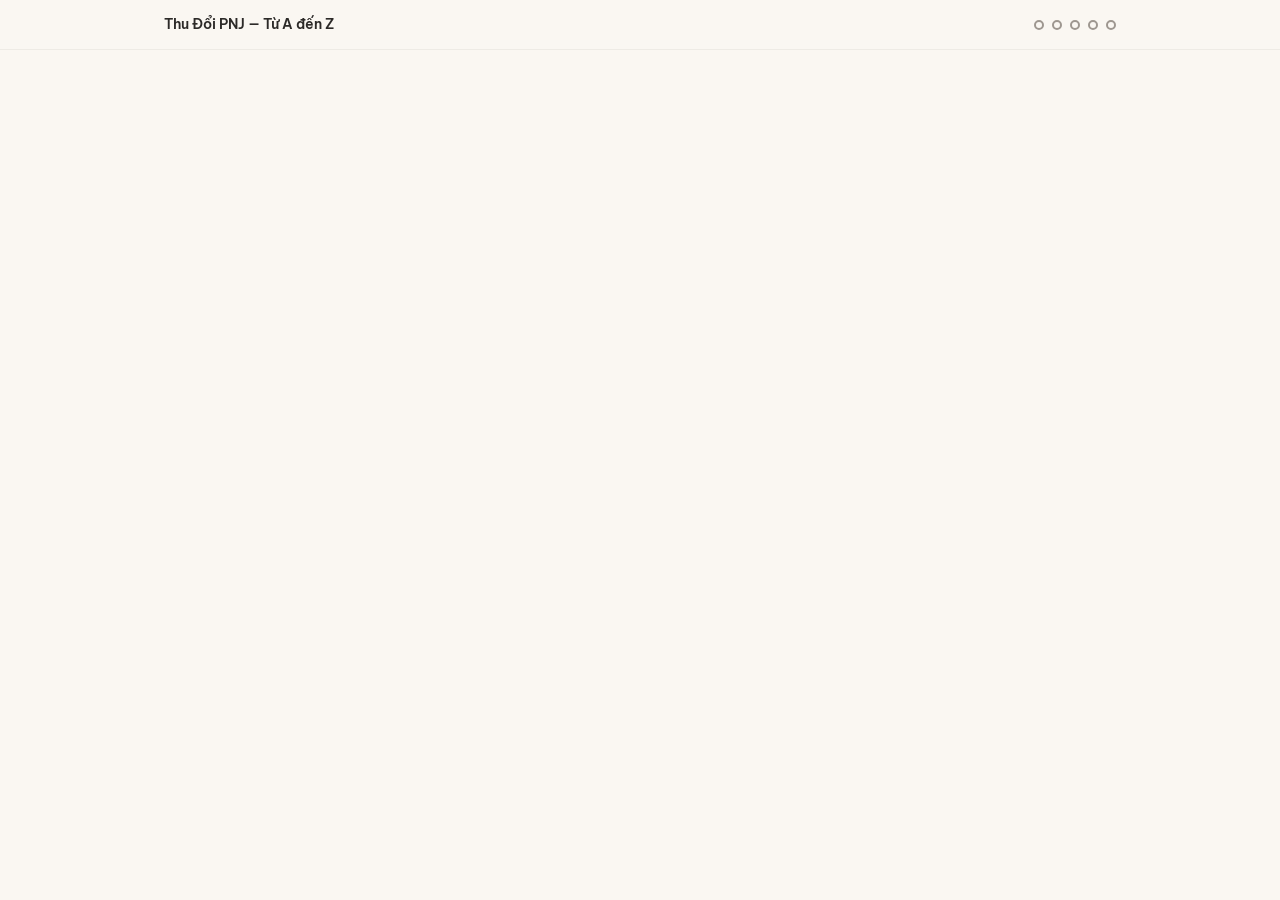
<file: _base.html>
<!DOCTYPE html>
<html lang="vi">
<head>
  <meta charset="UTF-8">
  <meta name="viewport" content="width=device-width, initial-scale=1.0">
  <title>Thu Đổi PNJ — Từ A đến Z</title>

  <!-- Google Fonts: Be Vietnam Pro (Vietnamese-optimized) · JetBrains Mono -->
  <link rel="preconnect" href="https://fonts.googleapis.com">
  <link rel="preconnect" href="https://fonts.gstatic.com" crossorigin>
  <link href="https://fonts.googleapis.com/css2?family=Be+Vietnam+Pro:ital,wght@0,300;0,400;0,500;0,600;0,700;0,800;1,300;1,400;1,500;1,600&family=JetBrains+Mono:wght@400;500;600&display=swap" rel="stylesheet">
  <style>
    :root {
      --font-display: 'Be Vietnam Pro', sans-serif;
      --font-body: 'Be Vietnam Pro', sans-serif;
    }
  </style>

  <link rel="stylesheet" href="styles.css">

  <style>
    :root {
      --color-accent:       #D94F30;
      --color-accent-hover: #C4432A;
      --color-accent-light: #FDEEE9;
      --color-accent-muted: #E8836C;
    }
  </style>

  <script src="main.js" defer></script>
</head>
<body>

  <nav class="nav" id="nav">
    <div class="progress-bar" id="progress-bar" role="progressbar" aria-valuenow="0" aria-valuemin="0" aria-valuemax="100"></div>
    <div class="nav-inner">
      <span class="nav-title">Thu Đổi PNJ — Từ A đến Z</span>
      <div class="nav-dots" id="nav-dots" role="tablist">
        <button class="nav-dot" data-target="module-1" data-tooltip="Khách muốn bán lại" role="tab" aria-label="Module 1: Khách muốn bán lại — chuyện gì xảy ra?"></button>
        <button class="nav-dot" data-target="module-2" data-tooltip="Bảng tỷ lệ thu đổi" role="tab" aria-label="Module 2: Bảng tỷ lệ thu đổi — trái tim chính sách"></button>
        <button class="nav-dot" data-target="module-3" data-tooltip="Chứng từ & Kiểm tra" role="tab" aria-label="Module 3: Chứng từ & Kiểm tra — mắt thần TVV"></button>
        <button class="nav-dot" data-target="module-4" data-tooltip="Tình huống thực tế" role="tab" aria-label="Module 4: Tình huống thực tế — xử lý đúng"></button>
        <button class="nav-dot" data-target="module-5" data-tooltip="Pháp lý & Lỗi hay gặp" role="tab" aria-label="Module 5: Pháp lý & Lỗi thường gặp"></button>
      </div>
    </div>
  </nav>

  <main id="main">
</file>
<file: styles.css>
/* =============================================================
   CODEBASE-TO-COURSE — COMPLETE DESIGN SYSTEM
   Copy this file verbatim into the course output directory.
   Never regenerate it — customize only via :root overrides
   in _base.html (accent color only).
   ============================================================= */

/* ── GOOGLE FONTS (loaded via _base.html <head>) ───────────────
   Bricolage Grotesque · DM Sans · JetBrains Mono
   ──────────────────────────────────────────────────────────── */

/* ── DESIGN TOKENS ─────────────────────────────────────────── */
:root {
  /* BACKGROUNDS */
  --color-bg:             #FAF7F2;
  --color-bg-warm:        #F5F0E8;
  --color-bg-code:        #1E1E2E;
  --color-text:           #2C2A28;
  --color-text-secondary: #6B6560;
  --color-text-muted:     #9E9790;
  --color-border:         #E5DFD6;
  --color-border-light:   #EEEBE5;
  --color-surface:        #FFFFFF;
  --color-surface-warm:   #FDF9F3;

  /* ACCENT — overridden per course in _base.html */
  --color-accent:         #D94F30;
  --color-accent-hover:   #C4432A;
  --color-accent-light:   #FDEEE9;
  --color-accent-muted:   #E8836C;

  /* SEMANTIC */
  --color-success:        #2D8B55;
  --color-success-light:  #E8F5EE;
  --color-error:          #C93B3B;
  --color-error-light:    #FDE8E8;
  --color-info:           #2A7B9B;
  --color-info-light:     #E4F2F7;

  /* ACTOR COLORS */
  --color-actor-1:        #D94F30;
  --color-actor-2:        #2A7B9B;
  --color-actor-3:        #7B6DAA;
  --color-actor-4:        #D4A843;
  --color-actor-5:        #2D8B55;

  /* FONTS */
  --font-display: 'Be Vietnam Pro', -apple-system, sans-serif;
  --font-body:    'Be Vietnam Pro', -apple-system, sans-serif;
  --font-mono:    'JetBrains Mono', 'Fira Code', 'Consolas', monospace;

  /* TYPE SCALE */
  --text-xs:   0.75rem;
  --text-sm:   0.875rem;
  --text-base: 1rem;
  --text-lg:   1.125rem;
  --text-xl:   1.25rem;
  --text-2xl:  1.5rem;
  --text-3xl:  1.875rem;
  --text-4xl:  2.25rem;
  --text-5xl:  3rem;
  --text-6xl:  3.75rem;

  /* LINE HEIGHTS */
  --leading-tight:  1.15;
  --leading-snug:   1.3;
  --leading-normal: 1.6;
  --leading-loose:  1.8;

  /* SPACING */
  --space-1:  0.25rem;
  --space-2:  0.5rem;
  --space-3:  0.75rem;
  --space-4:  1rem;
  --space-5:  1.25rem;
  --space-6:  1.5rem;
  --space-8:  2rem;
  --space-10: 2.5rem;
  --space-12: 3rem;
  --space-16: 4rem;
  --space-20: 5rem;
  --space-24: 6rem;

  /* LAYOUT */
  --content-width:      800px;
  --content-width-wide: 1000px;
  --nav-height:         50px;

  /* RADII */
  --radius-sm:   8px;
  --radius-md:   12px;
  --radius-lg:   16px;
  --radius-full: 9999px;

  /* SHADOWS (warm-tinted, never pure black) */
  --shadow-sm: 0 1px 2px rgba(44,42,40,0.05);
  --shadow-md: 0 4px 12px rgba(44,42,40,0.08);
  --shadow-lg: 0 8px 24px rgba(44,42,40,0.10);
  --shadow-xl: 0 16px 48px rgba(44,42,40,0.12);

  /* EASING */
  --ease-out:    cubic-bezier(0.16,1,0.3,1);
  --ease-in-out: cubic-bezier(0.65,0,0.35,1);

  /* DURATIONS */
  --duration-fast:   150ms;
  --duration-normal: 300ms;
  --duration-slow:   500ms;
  --stagger-delay:   120ms;
}

/* ── RESET & BASE ───────────────────────────────────────────── */
*, *::before, *::after { box-sizing: border-box; margin: 0; padding: 0; }

html {
  scroll-snap-type: y proximity;
  scroll-behavior: smooth;
}

body {
  font-family: var(--font-body);
  font-size: var(--text-base);
  color: var(--color-text);
  line-height: var(--leading-normal);
  background: var(--color-bg);
  background-image: radial-gradient(
    ellipse at 20% 50%,
    rgba(217,79,48,0.03) 0%,
    transparent 50%
  );
}

/* ── SCROLLBAR ──────────────────────────────────────────────── */
::-webkit-scrollbar { width: 6px; }
::-webkit-scrollbar-track { background: transparent; }
::-webkit-scrollbar-thumb {
  background: var(--color-border);
  border-radius: var(--radius-full);
}

/* ── CODE GLOBALS ───────────────────────────────────────────── */
pre, code {
  white-space: pre-wrap;
  word-break: break-word;
  overflow-x: hidden;
}
.translation-code::-webkit-scrollbar,
pre::-webkit-scrollbar { display: none; }

/* Catppuccin-inspired syntax highlighting */
.code-keyword  { color: #CBA6F7; }
.code-string   { color: #A6E3A1; }
.code-function { color: #89B4FA; }
.code-comment  { color: #6C7086; }
.code-number   { color: #FAB387; }
.code-property { color: #F9E2AF; }
.code-operator { color: #94E2D5; }
.code-tag      { color: #F38BA8; }
.code-attr     { color: #F9E2AF; }
.code-value    { color: #A6E3A1; }
.code-line     { display: block; }

/* ── NAV ────────────────────────────────────────────────────── */
.nav {
  position: fixed;
  top: 0; left: 0; right: 0;
  height: var(--nav-height);
  z-index: 1000;
  background: rgba(250,247,242,0.92);
  backdrop-filter: blur(8px);
  border-bottom: 1px solid var(--color-border-light);
}

.progress-bar {
  position: absolute;
  bottom: 0; left: 0;
  height: 2px;
  width: 0%;
  background: var(--color-accent);
  transition: width 100ms linear;
}

.nav-inner {
  max-width: var(--content-width-wide);
  margin: 0 auto;
  padding: 0 var(--space-6);
  height: 100%;
  display: flex;
  align-items: center;
  justify-content: space-between;
  gap: var(--space-4);
}

.nav-title {
  font-family: var(--font-display);
  font-size: var(--text-sm);
  font-weight: 600;
  color: var(--color-text);
  white-space: nowrap;
  overflow: hidden;
  text-overflow: ellipsis;
  max-width: 300px;
}

.nav-dots {
  display: flex;
  align-items: center;
  gap: var(--space-2);
}

.nav-dot {
  width: 10px; height: 10px;
  border-radius: 50%;
  border: 2px solid var(--color-text-muted);
  background: transparent;
  cursor: pointer;
  transition: all var(--duration-fast);
  position: relative;
}
.nav-dot::after {
  content: attr(data-tooltip);
  position: absolute;
  top: calc(100% + 6px);
  left: 50%;
  transform: translateX(-50%);
  background: var(--color-bg-code);
  color: #CDD6F4;
  font-family: var(--font-body);
  font-size: var(--text-xs);
  white-space: nowrap;
  padding: var(--space-1) var(--space-3);
  border-radius: var(--radius-sm);
  pointer-events: none;
  opacity: 0;
  transition: opacity var(--duration-fast);
}
.nav-dot:hover::after { opacity: 1; }
.nav-dot.active {
  border-color: var(--color-accent);
  background: var(--color-accent);
  box-shadow: 0 0 0 3px var(--color-accent-light);
}
.nav-dot.visited {
  border-color: var(--color-accent-muted);
  background: var(--color-accent-muted);
}

/* ── MODULE STRUCTURE ───────────────────────────────────────── */
.module {
  min-height: 100dvh;
  min-height: 100vh;
  scroll-snap-align: start;
  padding: var(--space-16) var(--space-6);
  padding-top: calc(var(--nav-height) + var(--space-12));
}

.module-content {
  max-width: var(--content-width);
  margin: 0 auto;
}

.module-header { margin-bottom: var(--space-12); }

.module-number {
  display: block;
  font-family: var(--font-display);
  font-size: var(--text-6xl);
  font-weight: 800;
  color: var(--color-accent);
  opacity: 0.15;
  line-height: 1;
  margin-bottom: var(--space-2);
}

.module-title {
  font-family: var(--font-display);
  font-size: var(--text-4xl);
  font-weight: 700;
  line-height: var(--leading-tight);
  color: var(--color-text);
}

.module-subtitle {
  margin-top: var(--space-3);
  font-size: var(--text-lg);
  color: var(--color-text-secondary);
  line-height: var(--leading-snug);
}

.screen {
  margin-bottom: var(--space-16);
}

.screen-heading {
  font-family: var(--font-display);
  font-size: var(--text-2xl);
  font-weight: 600;
  color: var(--color-text);
  margin-bottom: var(--space-6);
  line-height: var(--leading-snug);
}

p { margin-bottom: var(--space-4); }
p:last-child { margin-bottom: 0; }

/* ── SCROLL ANIMATIONS ──────────────────────────────────────── */
.animate-in {
  opacity: 0;
  transform: translateY(20px);
  transition:
    opacity var(--duration-slow) var(--ease-out),
    transform var(--duration-slow) var(--ease-out);
}
.animate-in.visible {
  opacity: 1;
  transform: translateY(0);
}
.stagger-children > .animate-in {
  transition-delay: calc(var(--stagger-index, 0) * var(--stagger-delay));
}

/* ── TRANSLATION BLOCKS ─────────────────────────────────────── */
.translation-block {
  display: grid;
  grid-template-columns: 1fr 1fr;
  gap: 0;
  border-radius: var(--radius-md);
  overflow: hidden;
  box-shadow: var(--shadow-md);
  margin: var(--space-8) 0;
}

.translation-code {
  background: var(--color-bg-code);
  color: #CDD6F4;
  padding: var(--space-6);
  font-family: var(--font-mono);
  font-size: var(--text-sm);
  line-height: 1.7;
  position: relative;
  overflow-x: hidden;
}

.translation-english {
  background: var(--color-surface-warm);
  padding: var(--space-6);
  font-size: var(--text-sm);
  line-height: 1.7;
  border-left: 3px solid var(--color-accent);
}

.translation-label {
  position: absolute;
  top: var(--space-2);
  right: var(--space-3);
  font-family: var(--font-mono);
  font-size: var(--text-xs);
  text-transform: uppercase;
  letter-spacing: 0.1em;
  opacity: 0.5;
}
.translation-english .translation-label {
  position: static;
  display: block;
  margin-bottom: var(--space-3);
  color: var(--color-text-muted);
}

.translation-lines .tl {
  padding: var(--space-1) 0;
  border-bottom: 1px solid var(--color-border-light);
  color: var(--color-text-secondary);
}
.translation-lines .tl:last-child { border-bottom: none; }

/* ── QUIZ ───────────────────────────────────────────────────── */
.quiz-container {
  background: var(--color-surface);
  border-radius: var(--radius-lg);
  padding: var(--space-8);
  box-shadow: var(--shadow-md);
  margin: var(--space-8) 0;
}

.quiz-question-block { margin-bottom: var(--space-8); }
.quiz-question-block:last-of-type { margin-bottom: 0; }

.quiz-question {
  font-family: var(--font-display);
  font-size: var(--text-lg);
  font-weight: 600;
  margin-bottom: var(--space-4);
  line-height: var(--leading-snug);
}

.quiz-options {
  display: flex;
  flex-direction: column;
  gap: var(--space-2);
}

.quiz-option {
  display: flex;
  align-items: center;
  gap: var(--space-3);
  padding: var(--space-3) var(--space-4);
  border: 2px solid var(--color-border);
  border-radius: var(--radius-sm);
  background: var(--color-surface);
  cursor: pointer;
  width: 100%;
  text-align: left;
  font-family: var(--font-body);
  font-size: var(--text-base);
  transition: border-color var(--duration-fast), background var(--duration-fast);
}
.quiz-option:hover:not(:disabled) { border-color: var(--color-accent-muted); }
.quiz-option.selected { border-color: var(--color-accent); background: var(--color-accent-light); }
.quiz-option.correct  { border-color: var(--color-success); background: var(--color-success-light); }
.quiz-option.incorrect{ border-color: var(--color-error);   background: var(--color-error-light); }
.quiz-option:disabled { cursor: default; }

.quiz-option-radio {
  width: 18px; height: 18px;
  border-radius: 50%;
  border: 2px solid var(--color-border);
  flex-shrink: 0;
  transition: all var(--duration-fast);
}
.quiz-option.selected .quiz-option-radio {
  border-color: var(--color-accent);
  background: var(--color-accent);
  box-shadow: inset 0 0 0 3px white;
}
.quiz-option.correct .quiz-option-radio  { border-color: var(--color-success); background: var(--color-success); box-shadow: inset 0 0 0 3px white; }
.quiz-option.incorrect .quiz-option-radio{ border-color: var(--color-error);   background: var(--color-error);   box-shadow: inset 0 0 0 3px white; }

.quiz-feedback {
  max-height: 0;
  overflow: hidden;
  opacity: 0;
  transition: max-height var(--duration-normal), opacity var(--duration-normal);
  font-size: var(--text-sm);
  border-radius: var(--radius-sm);
}
.quiz-feedback.show {
  max-height: 200px;
  opacity: 1;
  padding: var(--space-3);
  margin-top: var(--space-2);
}
.quiz-feedback.success { background: var(--color-success-light); color: var(--color-success); }
.quiz-feedback.error   { background: var(--color-error-light);   color: var(--color-error); }
.quiz-feedback.warning { background: var(--color-info-light);    color: var(--color-info); }

.quiz-check-btn, .quiz-reset-btn {
  margin-top: var(--space-6);
  padding: var(--space-3) var(--space-6);
  border-radius: var(--radius-sm);
  font-family: var(--font-body);
  font-size: var(--text-sm);
  font-weight: 600;
  cursor: pointer;
  border: none;
  transition: background var(--duration-fast), transform var(--duration-fast);
}
.quiz-check-btn {
  background: var(--color-accent);
  color: white;
  margin-right: var(--space-3);
}
.quiz-check-btn:hover { background: var(--color-accent-hover); transform: translateY(-1px); }
.quiz-reset-btn {
  background: var(--color-surface);
  color: var(--color-text-secondary);
  border: 1px solid var(--color-border);
}
.quiz-reset-btn:hover { border-color: var(--color-accent-muted); }

/* Scenario block */
.scenario-block { margin-bottom: var(--space-6); }
.scenario-context {
  background: var(--color-info-light);
  border-left: 3px solid var(--color-info);
  border-radius: 0 var(--radius-sm) var(--radius-sm) 0;
  padding: var(--space-4);
  margin-bottom: var(--space-4);
}
.scenario-label {
  display: inline-block;
  font-family: var(--font-mono);
  font-size: var(--text-xs);
  text-transform: uppercase;
  letter-spacing: 0.1em;
  color: var(--color-info);
  margin-bottom: var(--space-2);
}

/* ── DRAG AND DROP ──────────────────────────────────────────── */
.dnd-container { margin: var(--space-8) 0; }
.dnd-chips {
  display: flex;
  flex-wrap: wrap;
  gap: var(--space-3);
  margin-bottom: var(--space-6);
}
.dnd-chip {
  padding: var(--space-2) var(--space-4);
  background: var(--color-accent);
  color: white;
  border-radius: var(--radius-full);
  font-size: var(--text-sm);
  font-weight: 600;
  cursor: grab;
  user-select: none;
  transition: opacity var(--duration-fast), transform var(--duration-fast);
}
.dnd-chip:active { cursor: grabbing; transform: scale(1.05); }
.dnd-chip.dragging { opacity: 0.4; }
.dnd-chip.placed { opacity: 0.3; pointer-events: none; }

.dnd-zones { display: flex; flex-direction: column; gap: var(--space-4); }
.dnd-zone {
  border: 1px solid var(--color-border);
  border-radius: var(--radius-md);
  padding: var(--space-4);
  background: var(--color-surface);
}
.dnd-zone-label { font-size: var(--text-sm); color: var(--color-text-secondary); margin-bottom: var(--space-3); }
.dnd-zone-target {
  min-height: 40px;
  border: 2px dashed var(--color-border);
  border-radius: var(--radius-sm);
  display: flex;
  align-items: center;
  justify-content: center;
  font-size: var(--text-sm);
  color: var(--color-text-muted);
  transition: border-color var(--duration-fast), background var(--duration-fast);
}
.dnd-zone-target.drag-over { border-color: var(--color-accent); background: var(--color-accent-light); }
.dnd-zone-target.correct-placed { border-color: var(--color-success); background: var(--color-success-light); color: var(--color-success); font-weight: 600; }
.dnd-zone-target.incorrect-placed{ border-color: var(--color-error); background: var(--color-error-light); }
.touch-ghost {
  padding: var(--space-2) var(--space-4);
  background: var(--color-accent);
  color: white;
  border-radius: var(--radius-full);
  font-size: var(--text-sm);
  font-weight: 600;
  opacity: 0.85;
  pointer-events: none;
}

/* ── GROUP CHAT ─────────────────────────────────────────────── */
.chat-window {
  background: var(--color-surface);
  border-radius: var(--radius-lg);
  box-shadow: var(--shadow-md);
  overflow: hidden;
  margin: var(--space-8) 0;
}

.chat-messages {
  padding: var(--space-6);
  display: flex;
  flex-direction: column;
  gap: var(--space-4);
  min-height: 200px;
}

.chat-message {
  display: flex;
  align-items: flex-end;
  gap: var(--space-3);
  animation: fadeSlideUp 0.3s var(--ease-out);
}

.chat-avatar {
  width: 36px; height: 36px;
  border-radius: 50%;
  display: flex;
  align-items: center;
  justify-content: center;
  font-family: var(--font-display);
  font-size: var(--text-sm);
  font-weight: 700;
  color: white;
  flex-shrink: 0;
}

.chat-bubble {
  max-width: 75%;
  background: var(--color-bg-warm);
  border-radius: var(--radius-md) var(--radius-md) var(--radius-md) 4px;
  padding: var(--space-3) var(--space-4);
}

.chat-sender {
  display: block;
  font-size: var(--text-xs);
  font-weight: 700;
  margin-bottom: var(--space-1);
  font-family: var(--font-mono);
  text-transform: uppercase;
  letter-spacing: 0.05em;
}

.chat-bubble p {
  font-size: var(--text-sm);
  margin: 0;
  line-height: var(--leading-normal);
}

.chat-typing {
  display: flex;
  align-items: center;
  gap: var(--space-3);
  padding: 0 var(--space-6) var(--space-4);
}

.chat-typing-dots {
  display: flex;
  gap: var(--space-1);
  background: var(--color-bg-warm);
  padding: var(--space-3) var(--space-4);
  border-radius: var(--radius-md);
}

.typing-dot {
  width: 8px; height: 8px;
  border-radius: 50%;
  background: var(--color-text-muted);
  animation: typingBounce 1.4s infinite;
}
.typing-dot:nth-child(2) { animation-delay: 0.2s; }
.typing-dot:nth-child(3) { animation-delay: 0.4s; }

.chat-controls {
  padding: var(--space-4) var(--space-6);
  border-top: 1px solid var(--color-border-light);
  display: flex;
  align-items: center;
  gap: var(--space-3);
  background: var(--color-surface-warm);
}
.chat-progress {
  margin-left: auto;
  font-size: var(--text-xs);
  color: var(--color-text-muted);
  font-family: var(--font-mono);
}

/* ── FLOW / DATA FLOW ANIMATION ─────────────────────────────── */
.flow-animation {
  position: relative;
  background: var(--color-surface);
  border-radius: var(--radius-lg);
  padding: var(--space-8);
  box-shadow: var(--shadow-md);
  margin: var(--space-8) 0;
}

.flow-actors {
  display: flex;
  justify-content: space-around;
  align-items: center;
  gap: var(--space-4);
  margin-bottom: var(--space-8);
  flex-wrap: wrap;
}

.flow-actor {
  display: flex;
  flex-direction: column;
  align-items: center;
  gap: var(--space-2);
  transition: all var(--duration-normal) var(--ease-out);
}

.flow-actor-icon {
  width: 56px; height: 56px;
  border-radius: var(--radius-md);
  background: var(--color-bg-warm);
  border: 2px solid var(--color-border);
  display: flex;
  align-items: center;
  justify-content: center;
  font-family: var(--font-display);
  font-size: var(--text-xl);
  font-weight: 700;
  transition: all var(--duration-normal) var(--ease-out);
}

.flow-actor span {
  font-size: var(--text-xs);
  color: var(--color-text-secondary);
  font-family: var(--font-mono);
  text-align: center;
}

.flow-actor.active .flow-actor-icon {
  border-color: var(--color-accent);
  background: var(--color-accent-light);
  box-shadow: 0 0 0 3px var(--color-accent-light), 0 0 20px rgba(217,79,48,0.15);
  transform: scale(1.1);
}

.flow-packet {
  width: 16px; height: 16px;
  border-radius: 50%;
  background: var(--color-accent);
  position: absolute;
  pointer-events: none;
  display: none;
  box-shadow: 0 0 8px rgba(217,79,48,0.5);
}

.flow-step-label {
  text-align: center;
  font-size: var(--text-sm);
  color: var(--color-text-secondary);
  min-height: 2.5em;
  padding: var(--space-3) var(--space-4);
  background: var(--color-bg-warm);
  border-radius: var(--radius-sm);
  margin-bottom: var(--space-6);
  line-height: var(--leading-normal);
}

.flow-controls {
  display: flex;
  align-items: center;
  gap: var(--space-3);
}
.flow-progress {
  margin-left: auto;
  font-size: var(--text-xs);
  color: var(--color-text-muted);
  font-family: var(--font-mono);
}

/* ── ARCHITECTURE DIAGRAM ───────────────────────────────────── */
.arch-diagram {
  background: var(--color-surface);
  border-radius: var(--radius-lg);
  padding: var(--space-8);
  box-shadow: var(--shadow-md);
  margin: var(--space-8) 0;
}
.arch-zone {
  border: 1px dashed var(--color-border);
  border-radius: var(--radius-md);
  padding: var(--space-6);
  margin-bottom: var(--space-4);
}
.arch-zone-label {
  font-family: var(--font-mono);
  font-size: var(--text-xs);
  text-transform: uppercase;
  letter-spacing: 0.1em;
  color: var(--color-text-muted);
  margin-bottom: var(--space-4);
}
.arch-component {
  display: inline-flex;
  flex-direction: column;
  align-items: center;
  gap: var(--space-2);
  padding: var(--space-4);
  background: var(--color-surface-warm);
  border: 1px solid var(--color-border);
  border-radius: var(--radius-md);
  cursor: pointer;
  margin: var(--space-2);
  transition: all var(--duration-fast);
  font-size: var(--text-sm);
}
.arch-component:hover, .arch-component.active {
  border-color: var(--color-accent);
  background: var(--color-accent-light);
  transform: translateY(-2px);
  box-shadow: var(--shadow-sm);
}
.arch-icon { font-size: 1.5rem; }
.arch-description {
  margin-top: var(--space-4);
  padding: var(--space-4);
  background: var(--color-bg-warm);
  border-radius: var(--radius-sm);
  font-size: var(--text-sm);
  color: var(--color-text-secondary);
  min-height: 2.5em;
}

/* ── LAYER TOGGLE ───────────────────────────────────────────── */
.layer-demo { margin: var(--space-8) 0; }
.layer-tabs {
  display: flex;
  gap: var(--space-2);
  margin-bottom: var(--space-4);
}
.layer-tab {
  padding: var(--space-2) var(--space-5);
  border-radius: var(--radius-sm);
  border: 1px solid var(--color-border);
  background: var(--color-surface);
  font-family: var(--font-mono);
  font-size: var(--text-sm);
  cursor: pointer;
  transition: all var(--duration-fast);
}
.layer-tab.active {
  background: var(--color-accent);
  color: white;
  border-color: var(--color-accent);
}
.layer-viewport {
  border-radius: var(--radius-md);
  overflow: hidden;
  border: 1px solid var(--color-border);
}
.layer-description {
  margin-top: var(--space-3);
  font-size: var(--text-sm);
  color: var(--color-text-secondary);
}

/* ── BUG CHALLENGE ──────────────────────────────────────────── */
.bug-challenge {
  background: var(--color-surface);
  border-radius: var(--radius-lg);
  padding: var(--space-8);
  box-shadow: var(--shadow-md);
  margin: var(--space-8) 0;
}
.bug-challenge h3 {
  font-family: var(--font-display);
  font-size: var(--text-lg);
  font-weight: 600;
  margin-bottom: var(--space-4);
}
.bug-code {
  background: var(--color-bg-code);
  border-radius: var(--radius-md);
  overflow: hidden;
  margin-bottom: var(--space-4);
}
.bug-line {
  display: flex;
  align-items: center;
  gap: var(--space-3);
  padding: var(--space-2) var(--space-4);
  cursor: pointer;
  transition: background var(--duration-fast);
}
.bug-line:hover { background: rgba(255,255,255,0.05); }
.bug-line.correct  { background: rgba(45,139,85,0.2); }
.bug-line.incorrect{ background: rgba(201,59,59,0.2); }
.line-num {
  font-family: var(--font-mono);
  font-size: var(--text-sm);
  color: #6C7086;
  min-width: 1.5em;
  text-align: right;
  user-select: none;
}
.bug-line code {
  font-family: var(--font-mono);
  font-size: var(--text-sm);
  color: #CDD6F4;
}
.bug-feedback {
  max-height: 0;
  overflow: hidden;
  opacity: 0;
  transition: max-height var(--duration-normal), opacity var(--duration-normal);
  font-size: var(--text-sm);
  border-radius: var(--radius-sm);
}
.bug-feedback.show {
  max-height: 200px;
  opacity: 1;
  padding: var(--space-3);
}
.bug-feedback.success { background: var(--color-success-light); color: var(--color-success); }
.bug-feedback.error   { background: var(--color-error-light);   color: var(--color-error); }

/* ── CALLOUT BOXES ──────────────────────────────────────────── */
.callout {
  display: flex;
  gap: var(--space-4);
  padding: var(--space-5);
  border-radius: var(--radius-md);
  margin: var(--space-6) 0;
  border-left: 4px solid;
}
.callout-accent  { background: var(--color-accent-light);  border-color: var(--color-accent); }
.callout-info    { background: var(--color-info-light);    border-color: var(--color-info); }
.callout-warning { background: var(--color-error-light);   border-color: var(--color-error); }

.callout-icon { font-size: 1.25rem; flex-shrink: 0; margin-top: 2px; }
.callout-title { display: block; font-weight: 700; margin-bottom: var(--space-1); }
.callout-content p { font-size: var(--text-sm); margin: 0; color: var(--color-text-secondary); }

/* ── PATTERN / FEATURE CARDS ────────────────────────────────── */
.pattern-cards {
  display: grid;
  grid-template-columns: repeat(auto-fit, minmax(220px, 1fr));
  gap: var(--space-4);
  margin: var(--space-6) 0;
}
.pattern-card {
  background: var(--color-surface);
  border-radius: var(--radius-md);
  padding: var(--space-6);
  box-shadow: var(--shadow-sm);
  border-top: 3px solid var(--color-accent);
  transition: transform var(--duration-normal) var(--ease-out), box-shadow var(--duration-normal);
}
.pattern-card:hover { transform: translateY(-4px); box-shadow: var(--shadow-md); }
.pattern-icon {
  width: 40px; height: 40px;
  border-radius: var(--radius-sm);
  display: flex;
  align-items: center;
  justify-content: center;
  font-size: 1.1rem;
  margin-bottom: var(--space-3);
}
.pattern-title {
  font-family: var(--font-display);
  font-size: var(--text-base);
  font-weight: 700;
  margin-bottom: var(--space-2);
}
.pattern-desc {
  font-size: var(--text-sm);
  color: var(--color-text-secondary);
  line-height: var(--leading-normal);
  margin: 0;
}

/* ── FLOW DIAGRAMS (static) ─────────────────────────────────── */
.flow-steps {
  display: flex;
  align-items: center;
  gap: var(--space-3);
  flex-wrap: wrap;
  margin: var(--space-6) 0;
}
.flow-step {
  display: flex;
  flex-direction: column;
  align-items: center;
  gap: var(--space-2);
  text-align: center;
}
.flow-step-num {
  width: 40px; height: 40px;
  border-radius: 50%;
  background: var(--color-accent);
  color: white;
  font-family: var(--font-display);
  font-weight: 700;
  display: flex;
  align-items: center;
  justify-content: center;
}
.flow-step p { font-size: var(--text-sm); color: var(--color-text-secondary); max-width: 120px; margin: 0; }
.flow-arrow {
  font-size: var(--text-xl);
  color: var(--color-text-muted);
  flex-shrink: 0;
}

/* ── BADGE / CONFIG LIST ────────────────────────────────────── */
.badge-list {
  display: flex;
  flex-direction: column;
  gap: var(--space-2);
  margin: var(--space-6) 0;
}
.badge-item {
  display: flex;
  align-items: center;
  gap: var(--space-4);
  padding: var(--space-3) var(--space-4);
  border: 1px solid var(--color-border-light);
  border-radius: var(--radius-sm);
  background: var(--color-surface);
  transition: border-color var(--duration-fast);
}
.badge-item:hover { border-color: var(--color-accent-muted); }
.badge-code {
  font-family: var(--font-mono);
  font-size: var(--text-sm);
  background: var(--color-bg-code);
  color: #CBA6F7;
  padding: var(--space-1) var(--space-3);
  border-radius: var(--radius-sm);
  white-space: nowrap;
}
.badge-desc {
  font-size: var(--text-sm);
  color: var(--color-text-secondary);
}

/* ── GLOSSARY TOOLTIPS ──────────────────────────────────────── */
.term {
  border-bottom: 1.5px dashed var(--color-accent-muted);
  cursor: pointer;
}
.term:hover, .term.active {
  border-bottom-color: var(--color-accent);
  color: var(--color-accent);
}
.term-tooltip {
  position: fixed;
  background: var(--color-bg-code);
  color: #CDD6F4;
  padding: var(--space-3) var(--space-4);
  border-radius: var(--radius-sm);
  font-size: var(--text-sm);
  font-family: var(--font-body);
  line-height: var(--leading-normal);
  width: max(200px, min(320px, 80vw));
  box-shadow: var(--shadow-lg);
  pointer-events: none;
  opacity: 0;
  transition: opacity var(--duration-fast);
  z-index: 10000;
}
.term-tooltip::after {
  content: '';
  position: absolute;
  top: 100%;
  left: 50%;
  transform: translateX(-50%);
  border: 6px solid transparent;
  border-top-color: var(--color-bg-code);
}
.term-tooltip.visible { opacity: 1; }
.term-tooltip.flip::after {
  top: auto;
  bottom: 100%;
  border-top-color: transparent;
  border-bottom-color: var(--color-bg-code);
}

/* ── VISUAL FILE TREE ───────────────────────────────────────── */
.file-tree {
  font-family: var(--font-mono);
  font-size: var(--text-sm);
  margin: var(--space-6) 0;
}
.ft-folder, .ft-file {
  padding: var(--space-2) var(--space-3);
  border-left: 2px solid var(--color-border-light);
  margin-left: var(--space-4);
}
.ft-folder > .ft-name { color: var(--color-accent); font-weight: 600; }
.ft-folder > .ft-name::before { content: '📁 '; }
.ft-file > .ft-name::before { content: '📄 '; }
.ft-desc {
  color: var(--color-text-secondary);
  font-family: var(--font-body);
  margin-left: var(--space-2);
  font-size: var(--text-xs);
}
.ft-children { margin-left: var(--space-4); }

/* ── ICON-LABEL ROWS ────────────────────────────────────────── */
.icon-rows {
  display: flex;
  flex-direction: column;
  gap: var(--space-4);
  margin: var(--space-6) 0;
}
.icon-row {
  display: flex;
  align-items: center;
  gap: var(--space-4);
  padding: var(--space-4);
  background: var(--color-surface);
  border-radius: var(--radius-md);
  box-shadow: var(--shadow-sm);
}
.icon-row strong { display: block; font-weight: 600; }
.icon-row p { margin: var(--space-1) 0 0; color: var(--color-text-secondary); font-size: var(--text-sm); }
.icon-circle {
  width: 48px; height: 48px;
  border-radius: 50%;
  display: flex;
  align-items: center;
  justify-content: center;
  font-size: 1.25rem;
  flex-shrink: 0;
}

/* ── NUMBERED STEP CARDS ────────────────────────────────────── */
.step-cards {
  display: flex;
  flex-direction: column;
  gap: var(--space-3);
  margin: var(--space-6) 0;
}
.step-card {
  display: flex;
  align-items: flex-start;
  gap: var(--space-4);
  padding: var(--space-4) var(--space-5);
  background: var(--color-surface);
  border-radius: var(--radius-md);
  border-left: 3px solid var(--color-accent);
  box-shadow: var(--shadow-sm);
}
.step-num {
  width: 32px; height: 32px;
  border-radius: 50%;
  background: var(--color-accent);
  color: white;
  font-weight: 700;
  display: flex;
  align-items: center;
  justify-content: center;
  font-family: var(--font-display);
  flex-shrink: 0;
}
.step-body strong { display: block; font-weight: 600; margin-bottom: var(--space-1); }
.step-body p { margin: 0; color: var(--color-text-secondary); font-size: var(--text-sm); }

/* ── SHARED BUTTON STYLE ────────────────────────────────────── */
.btn {
  padding: var(--space-2) var(--space-5);
  border-radius: var(--radius-sm);
  border: 1px solid var(--color-border);
  background: var(--color-surface);
  font-family: var(--font-body);
  font-size: var(--text-sm);
  font-weight: 600;
  cursor: pointer;
  transition: all var(--duration-fast);
  color: var(--color-text-secondary);
}
.btn:hover { border-color: var(--color-accent-muted); color: var(--color-accent); }
.btn-primary {
  background: var(--color-accent);
  color: white;
  border-color: var(--color-accent);
}
.btn-primary:hover { background: var(--color-accent-hover); border-color: var(--color-accent-hover); color: white; }

/* ── RESPONSIVE ─────────────────────────────────────────────── */
@media (max-width: 768px) {
  :root {
    --text-4xl: 1.875rem;
    --text-5xl: 2.25rem;
    --text-6xl: 3rem;
  }
  .translation-block { grid-template-columns: 1fr; }
  .translation-english { border-left: none; border-top: 3px solid var(--color-accent); }
  .pattern-cards { grid-template-columns: 1fr 1fr; }
}

@media (max-width: 480px) {
  :root {
    --text-4xl: 1.5rem;
    --text-5xl: 1.875rem;
    --text-6xl: 2.25rem;
  }
  .module { padding: var(--space-8) var(--space-4); }
  .pattern-cards { grid-template-columns: 1fr; }
  .flow-steps { flex-direction: column; }
  .flow-arrow { transform: rotate(90deg); }
  .nav-title { max-width: 140px; }
}

/* ── KEYFRAMES ──────────────────────────────────────────────── */
@keyframes fadeSlideUp {
  from { opacity: 0; transform: translateY(12px); }
  to   { opacity: 1; transform: translateY(0); }
}

@keyframes typingBounce {
  0%, 60%, 100% { transform: translateY(0); }
  30%           { transform: translateY(-6px); }
}

@keyframes packetMove {
  from { left: var(--packet-from-x); top: var(--packet-from-y); opacity: 0; }
  20%  { opacity: 1; }
  80%  { opacity: 1; }
  to   { left: var(--packet-to-x);   top: var(--packet-to-y);   opacity: 0; }
}
</file>
